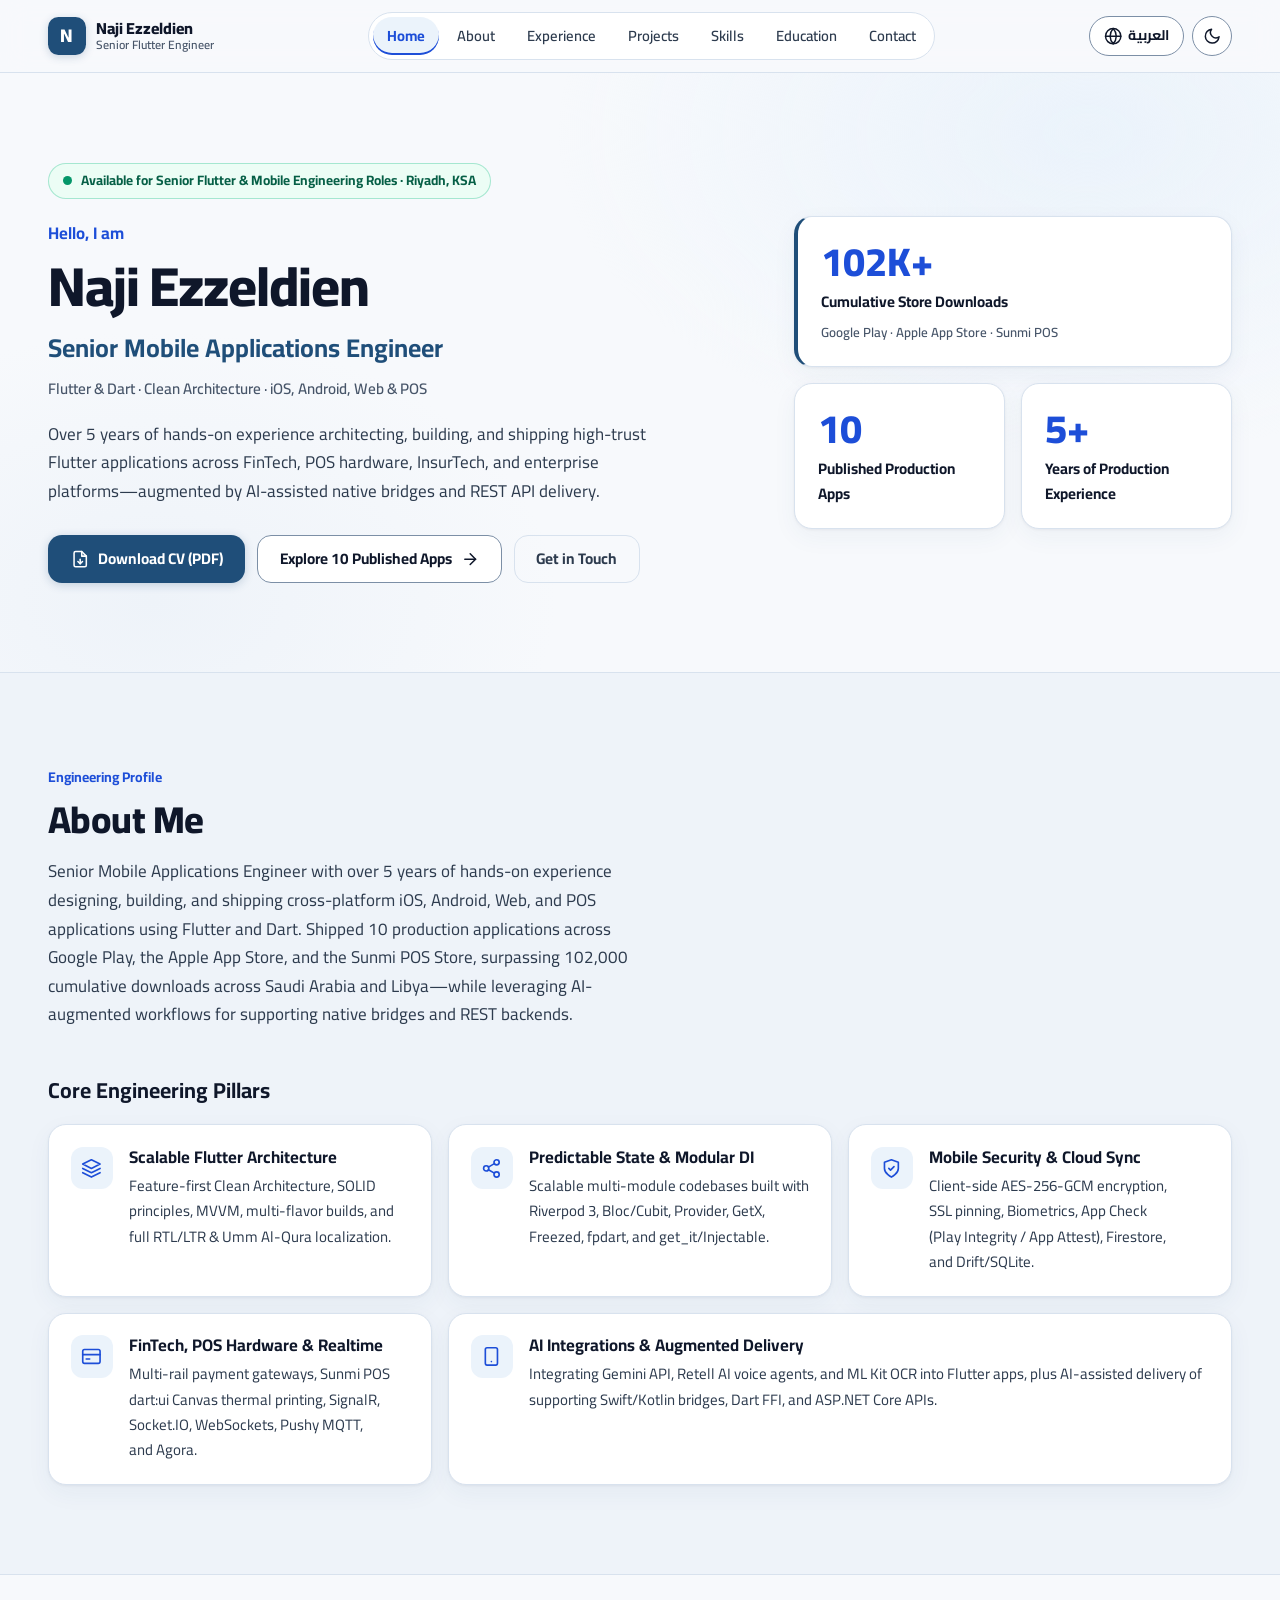
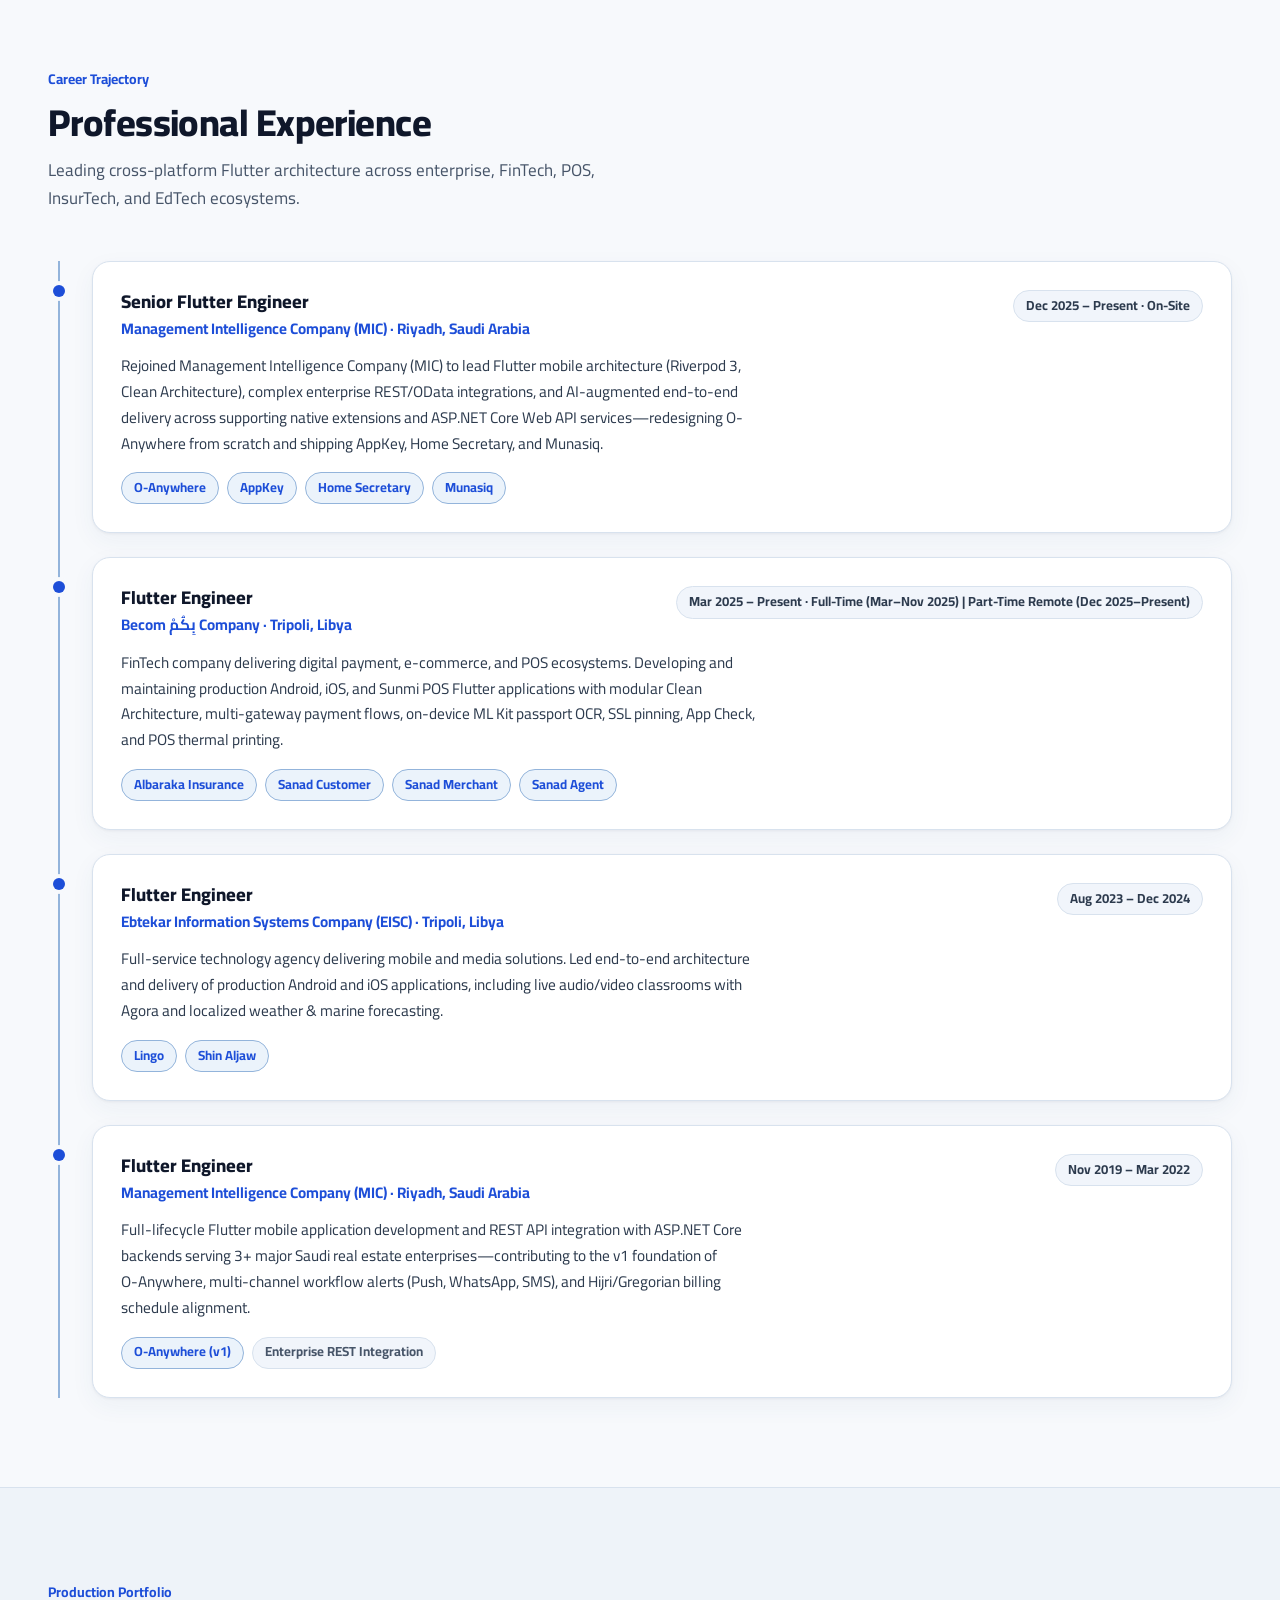
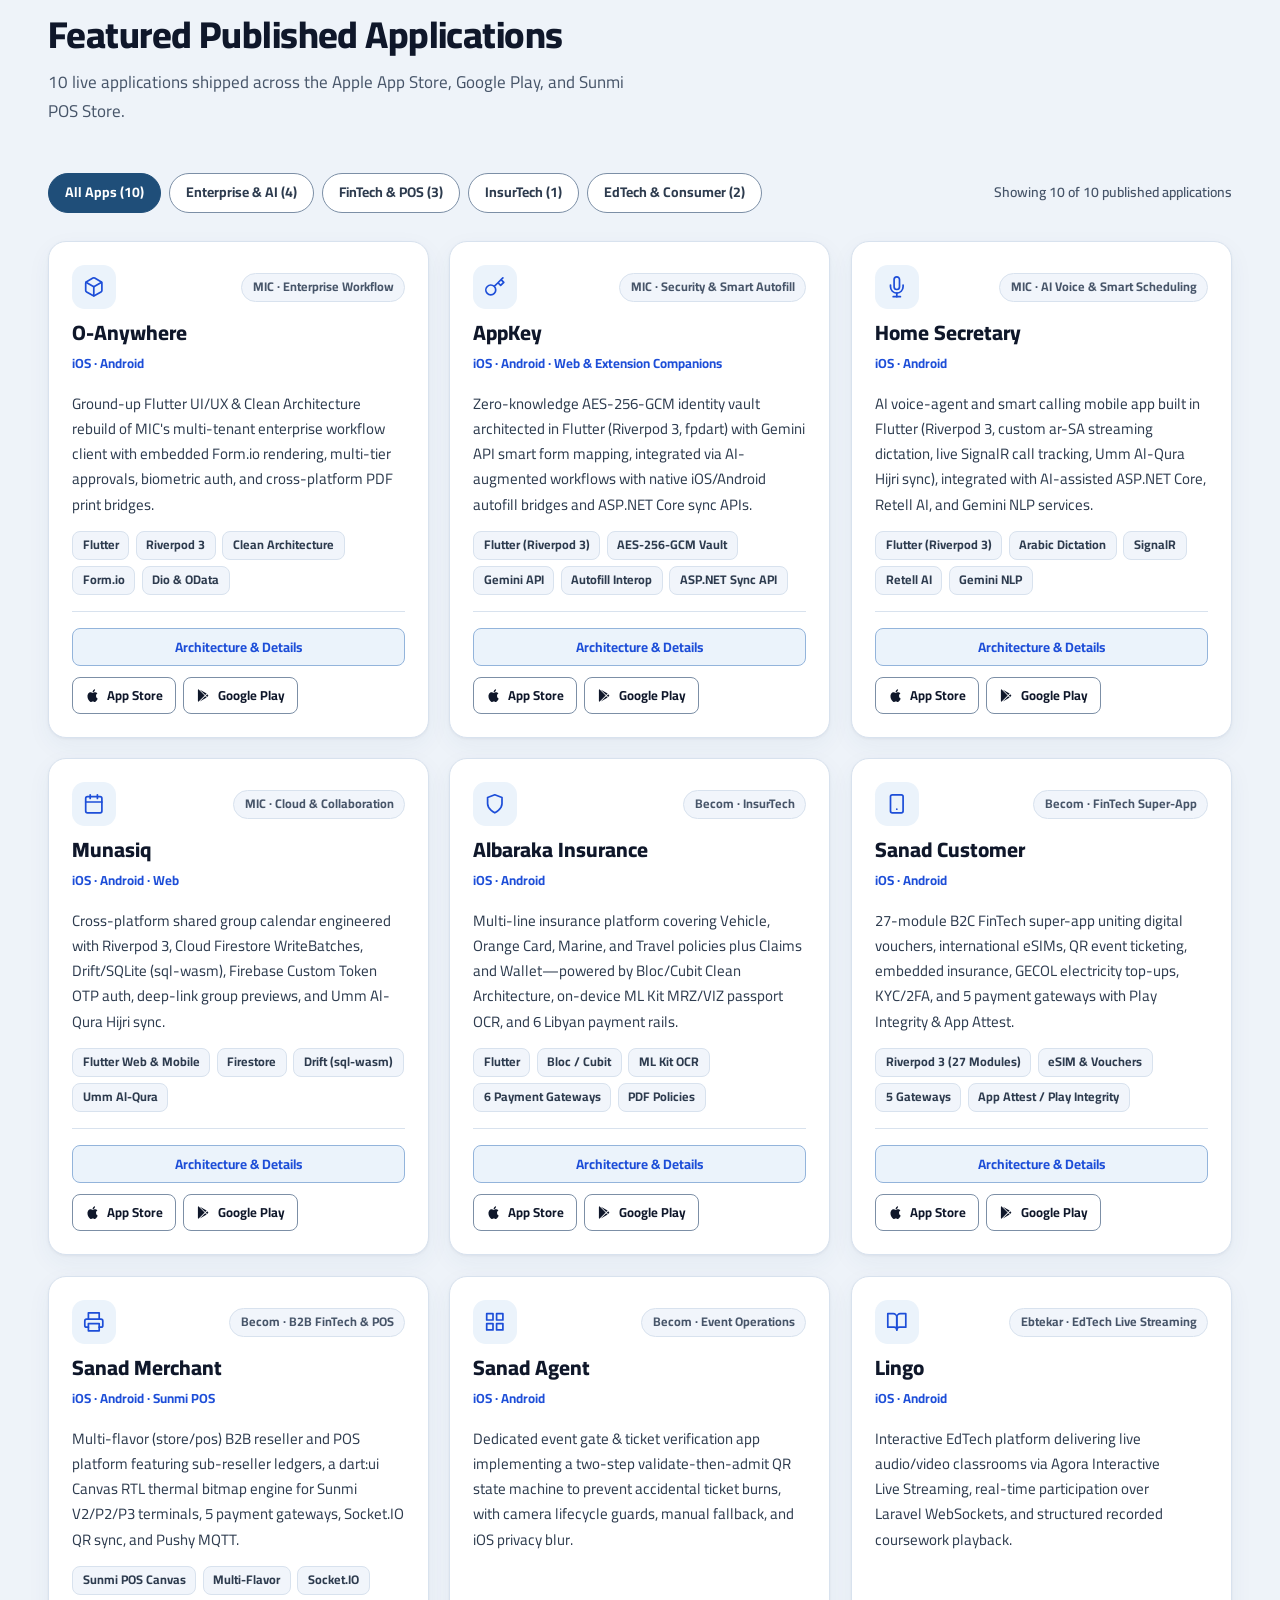
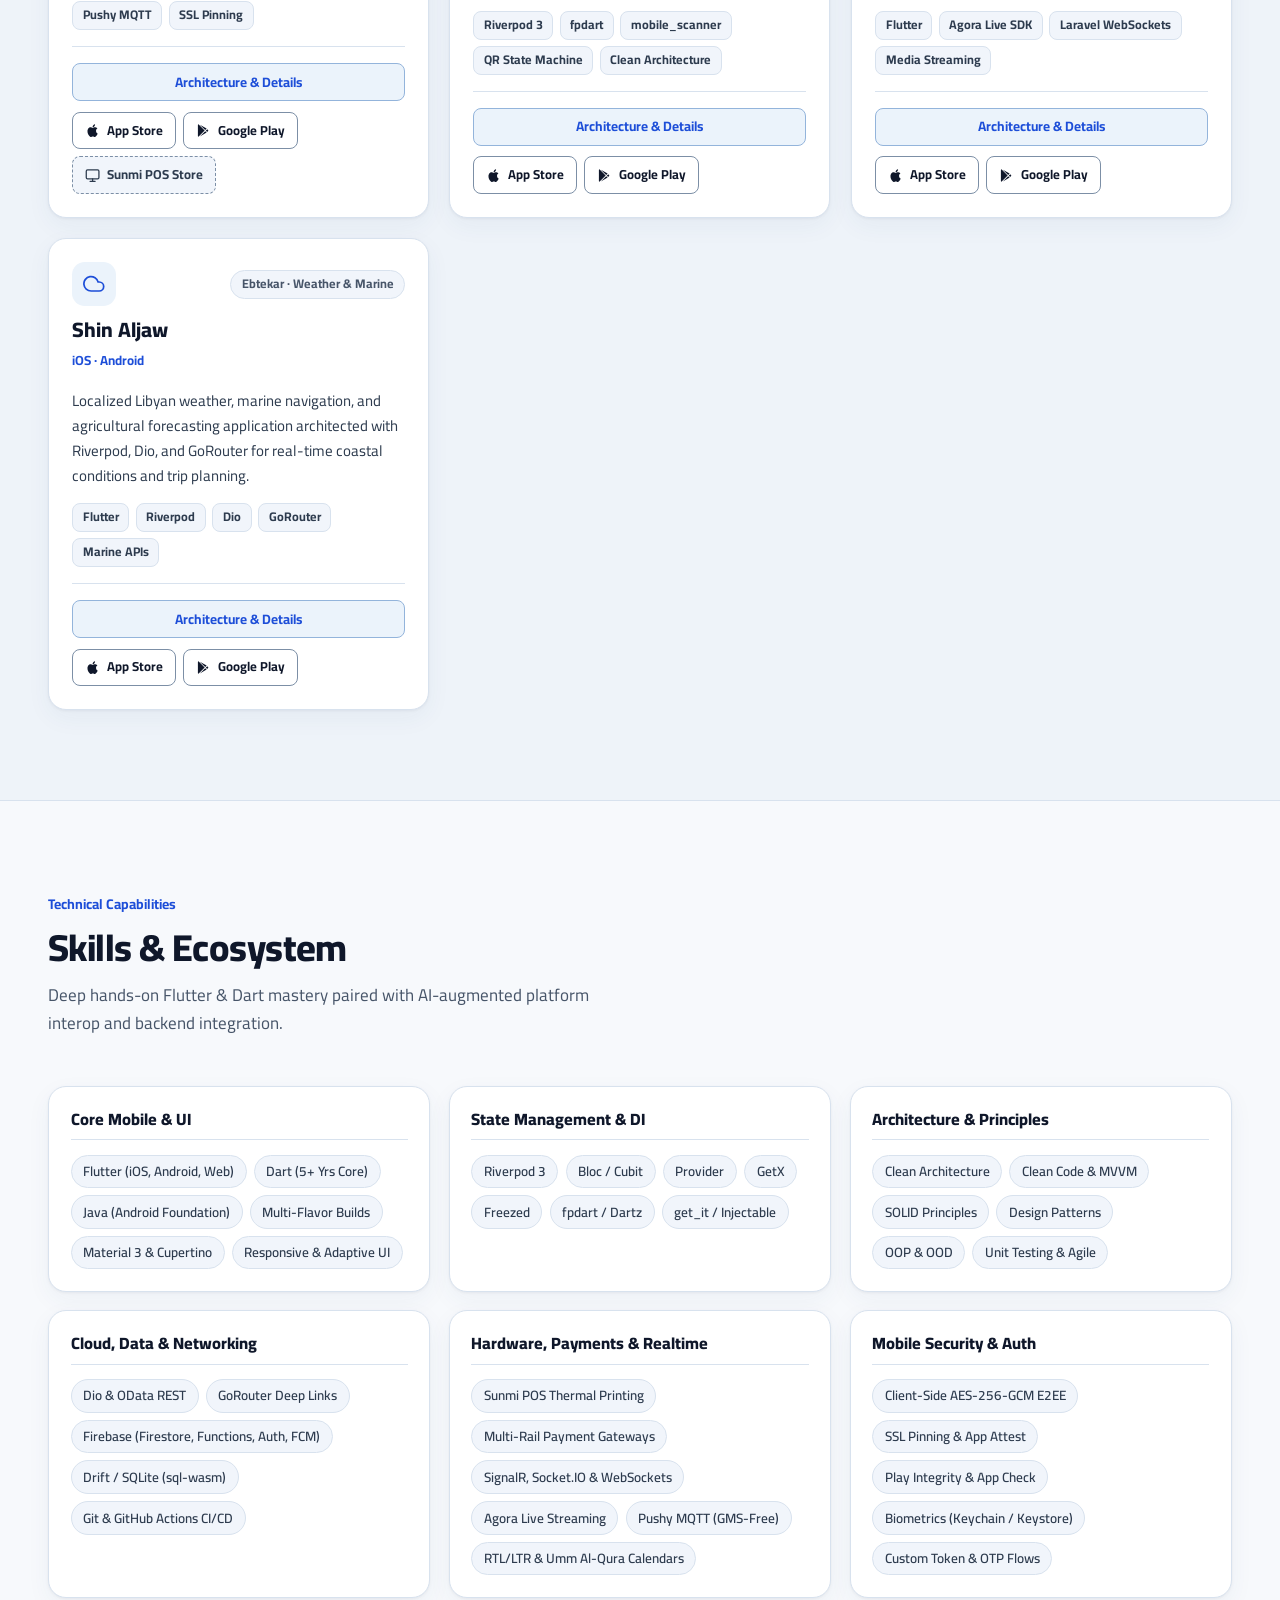
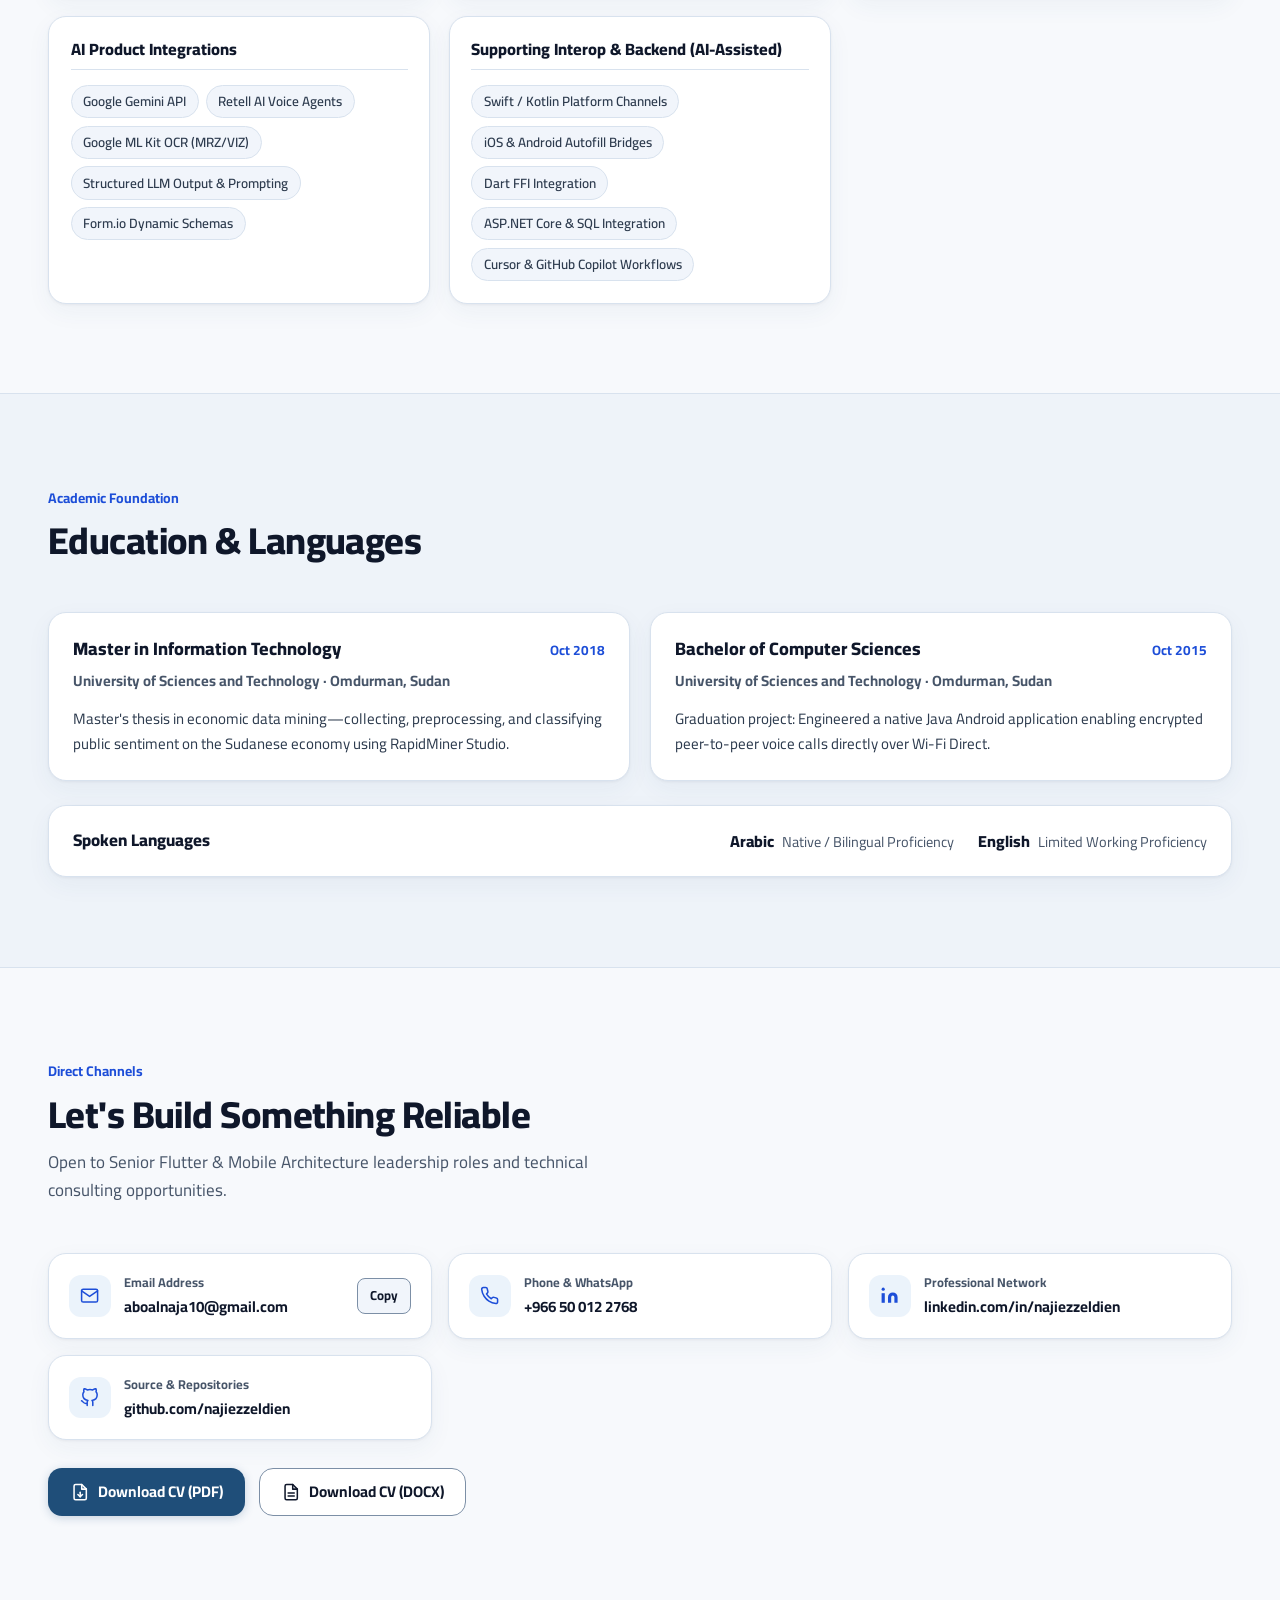
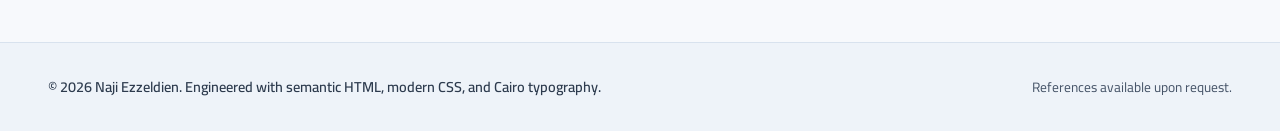
<file: index.html>
<!DOCTYPE html>
<html lang="en" dir="ltr">
<head>
  <meta charset="UTF-8">
  <meta name="viewport" content="width=device-width, initial-scale=1.0">
  <meta name="color-scheme" content="light dark">
  <script>
    try {
      document.documentElement.classList.add("js-enabled");
      const savedScheme = localStorage.getItem("color-scheme");
      document.querySelector('meta[name="color-scheme"]').content =
        savedScheme === "light" || savedScheme === "dark" ? savedScheme : "light dark";
      const queryLang = new URLSearchParams(window.location.search).get("lang");
      const activeLang =
        queryLang === "ar" || queryLang === "en"
          ? queryLang
          : localStorage.getItem("portfolio-lang");
      if (activeLang === "ar" || activeLang === "en") {
        document.documentElement.lang = activeLang;
        document.documentElement.dir = activeLang === "ar" ? "rtl" : "ltr";
      }
    } catch {}
  </script>

  <!-- Primary SEO & Indexing -->
  <meta name="google-site-verification" content="wWVzD7T8pft7ie-oYJjeOl5fy-4yySa3D12XosMeMq0">
  <title>Naji Ezzeldien (ناجي عزالدين) — Senior Mobile Applications Engineer (Flutter) | Portfolio</title>
  <meta name="description" id="metaDescription" content="Official portfolio of Naji Ezzeldien (ناجي عزالدين) — Senior Mobile Applications Engineer (Flutter &amp; Dart) in Riyadh, Saudi Arabia at Management Intelligence Company (MIC). 5+ years of experience, 10 published apps, and 102,000+ downloads across the Apple App Store, Google Play, and Sunmi POS Store.">
  <meta name="keywords" content="Naji Ezzeldien, ناجي عزالدين, المهندس ناجي عزالدين, Naji Ezzeddine, Senior Flutter Engineer, Mobile Applications Engineer, Flutter Developer Riyadh, Dart, Riverpod, Bloc, Clean Architecture, Management Intelligence Company, MIC, Portfolio">
  <meta name="author" content="Naji Ezzeldien">
  <meta name="robots" content="index, follow, max-image-preview:large, max-snippet:-1, max-video-preview:-1">

  <!-- Canonical & Bilingual Hreflang Alternates -->
  <link rel="canonical" id="canonicalLink" href="https://najiezzeldien.github.io/naji_portfolio/">
  <link rel="alternate" hreflang="en" href="https://najiezzeldien.github.io/naji_portfolio/">
  <link rel="alternate" hreflang="ar" href="https://najiezzeldien.github.io/naji_portfolio/?lang=ar">
  <link rel="alternate" hreflang="x-default" href="https://najiezzeldien.github.io/naji_portfolio/">

  <!-- Open Graph (LinkedIn, WhatsApp, Facebook) -->
  <meta property="og:site_name" content="Naji Ezzeldien — Engineering Portfolio">
  <meta property="og:title" content="Naji Ezzeldien (ناجي عزالدين) — Senior Mobile Applications Engineer (Flutter)">
  <meta property="og:description" content="5+ years of hands-on Flutter &amp; Dart architecture across iOS, Android, Web, and Sunmi POS. 10 published apps, 102,000+ cumulative downloads.">
  <meta property="og:type" content="profile">
  <meta property="og:url" content="https://najiezzeldien.github.io/naji_portfolio/">
  <meta property="og:image" content="https://najiezzeldien.github.io/naji_portfolio/og-preview.png">
  <meta property="og:image:secure_url" content="https://najiezzeldien.github.io/naji_portfolio/og-preview.png">
  <meta property="og:image:type" content="image/png">
  <meta property="og:image:width" content="1200">
  <meta property="og:image:height" content="630">
  <meta property="og:image:alt" content="Naji Ezzeldien (ناجي عزالدين) — Senior Mobile Applications Engineer (Flutter) · 10 Published Apps · 102K+ Downloads">
  <meta property="og:locale" content="en_US">
  <meta property="og:locale:alternate" content="ar_SA">
  <meta property="profile:first_name" content="Naji">
  <meta property="profile:last_name" content="Ezzeldien">
  <meta property="profile:username" content="najiezzeldien">

  <!-- Twitter / X Card -->
  <meta name="twitter:card" content="summary_large_image">
  <meta name="twitter:title" content="Naji Ezzeldien (ناجي عزالدين) — Senior Mobile Applications Engineer (Flutter)">
  <meta name="twitter:description" content="5+ years of hands-on Flutter &amp; Dart architecture across iOS, Android, Web, and Sunmi POS. 10 published apps, 102,000+ downloads.">
  <meta name="twitter:image" content="https://najiezzeldien.github.io/naji_portfolio/og-preview.png">
  <meta name="twitter:image:alt" content="Naji Ezzeldien — Senior Mobile Applications Engineer (Flutter)">

  <!-- Structured Data (Schema.org ProfilePage + Person + Published Mobile Apps for Google Search & AI Overviews) -->
  <script type="application/ld+json">
  {
    "@context": "https://schema.org",
    "@graph": [
      {
        "@type": "WebSite",
        "@id": "https://najiezzeldien.github.io/naji_portfolio/#website",
        "url": "https://najiezzeldien.github.io/naji_portfolio/",
        "name": "Naji Ezzeldien — Senior Mobile Applications Engineer Portfolio",
        "alternateName": "ملف أعمال ناجي عزالدين — مهندس أول لتطبيقات الجوّال",
        "inLanguage": ["en", "ar"],
        "publisher": {
          "@id": "https://najiezzeldien.github.io/naji_portfolio/#person"
        }
      },
      {
        "@type": "ProfilePage",
        "@id": "https://najiezzeldien.github.io/naji_portfolio/#profilepage",
        "url": "https://najiezzeldien.github.io/naji_portfolio/",
        "name": "Naji Ezzeldien (ناجي عزالدين) — Senior Mobile Applications Engineer (Flutter)",
        "description": "Official engineering portfolio of Naji Ezzeldien (ناجي عزالدين), Senior Mobile Applications Engineer (Flutter & Dart) in Riyadh, Saudi Arabia, showcasing 10 published iOS, Android, Web, and Sunmi POS applications surpassing 102,000 downloads.",
        "inLanguage": ["en", "ar"],
        "dateCreated": "2026-03-20T09:00:00+03:00",
        "dateModified": "2026-11-18T11:15:00+03:00",
        "isPartOf": {
          "@id": "https://najiezzeldien.github.io/naji_portfolio/#website"
        },
        "mainEntity": {
          "@id": "https://najiezzeldien.github.io/naji_portfolio/#person"
        }
      },
      {
        "@type": "Person",
        "@id": "https://najiezzeldien.github.io/naji_portfolio/#person",
        "identifier": "najiezzeldien",
        "name": "Naji Ezzeldien",
        "givenName": "Naji",
        "familyName": "Ezzeldien",
        "alternateName": [
          "ناجي عزالدين",
          "المهندس ناجي عزالدين",
          "Naji Ezzeddine",
          "najiezzeldien"
        ],
        "jobTitle": "Senior Mobile Applications Engineer (Flutter)",
        "description": "Senior Mobile Applications Engineer with over 5 years of hands-on experience architecting, building, and shipping cross-platform iOS, Android, Web, and Sunmi POS applications using Flutter and Dart, surpassing 102,000 cumulative store downloads across 10 production apps.",
        "url": "https://najiezzeldien.github.io/naji_portfolio/",
        "image": "https://najiezzeldien.github.io/naji_portfolio/og-preview.png",
        "email": "mailto:aboalnaja10@gmail.com",
        "telephone": "+966500122768",
        "address": {
          "@type": "PostalAddress",
          "addressLocality": "Riyadh",
          "addressCountry": "SA"
        },
        "worksFor": {
          "@type": "Organization",
          "name": "Management Intelligence Company (MIC)",
          "alternateName": "شركة الذكاء الإداري (MIC)",
          "address": {
            "@type": "PostalAddress",
            "addressLocality": "Riyadh",
            "addressCountry": "SA"
          }
        },
        "alumniOf": {
          "@type": "CollegeOrUniversity",
          "name": "University of Sciences and Technology"
        },
        "knowsLanguage": ["ar", "en"],
        "knowsAbout": [
          "Flutter",
          "Dart",
          "Clean Architecture",
          "Riverpod",
          "Bloc / Cubit",
          "iOS & Android Application Development",
          "FinTech & Payment Gateways",
          "Sunmi POS Thermal Printing",
          "Mobile Application Security"
        ],
        "sameAs": [
          "https://www.linkedin.com/in/najiezzeldien",
          "https://github.com/najiezzeldien"
        ],
        "interactionStatistic": [
          {
            "@type": "InteractionCounter",
            "interactionType": "https://schema.org/FollowAction",
            "userInteractionCount": 7813
          }
        ]
      },
      {
        "@type": "ItemList",
        "@id": "https://najiezzeldien.github.io/naji_portfolio/#published-apps",
        "name": "Published Production Mobile Applications by Naji Ezzeldien",
        "numberOfItems": 10,
        "itemListElement": [
          {
            "@type": "ListItem",
            "position": 1,
            "item": {
              "@type": "MobileApplication",
              "name": "O-Anywhere",
              "operatingSystem": "iOS, Android",
              "applicationCategory": "BusinessApplication",
              "author": { "@id": "https://najiezzeldien.github.io/naji_portfolio/#person" },
              "sameAs": [
                "https://apps.apple.com/sa/app/o-anywhere/id1599979909?l=ar",
                "https://play.google.com/store/apps/details?id=com.mic.anyware"
              ]
            }
          },
          {
            "@type": "ListItem",
            "position": 2,
            "item": {
              "@type": "MobileApplication",
              "name": "AppKey (مفتاح التطبيقات)",
              "operatingSystem": "iOS, Android",
              "applicationCategory": "SecurityApplication",
              "author": { "@id": "https://najiezzeldien.github.io/naji_portfolio/#person" },
              "sameAs": [
                "https://apps.apple.com/us/app/appkey/id6827119695",
                "https://play.google.com/store/apps/details?id=com.mic.appkey"
              ]
            }
          },
          {
            "@type": "ListItem",
            "position": 3,
            "item": {
              "@type": "MobileApplication",
              "name": "Home Secretary (السكرتير المنزلي)",
              "operatingSystem": "iOS, Android",
              "applicationCategory": "ProductivityApplication",
              "author": { "@id": "https://najiezzeldien.github.io/naji_portfolio/#person" },
              "sameAs": [
                "https://apps.apple.com/us/app/%D8%A7%D9%84%D8%B3%D9%83%D8%B1%D8%AA%D9%8A%D8%B1-%D8%A7%D9%84%D9%85%D9%86%D8%B2%D9%84%D9%8A/id6807824158",
                "https://play.google.com/store/apps/details?id=com.mic.home_secretary"
              ]
            }
          },
          {
            "@type": "ListItem",
            "position": 4,
            "item": {
              "@type": "MobileApplication",
              "name": "Munasiq (منسق)",
              "operatingSystem": "iOS, Android, Web",
              "applicationCategory": "ProductivityApplication",
              "author": { "@id": "https://najiezzeldien.github.io/naji_portfolio/#person" },
              "sameAs": [
                "https://apps.apple.com/us/app/%D9%85%D9%86%D8%B3%D9%82/id6758393913?l=ar",
                "https://play.google.com/store/apps/details?id=com.mic.sharedCalendar"
              ]
            }
          },
          {
            "@type": "ListItem",
            "position": 5,
            "item": {
              "@type": "MobileApplication",
              "name": "Albaraka Insurance (البركة للتأمين)",
              "operatingSystem": "iOS, Android",
              "applicationCategory": "FinanceApplication",
              "author": { "@id": "https://najiezzeldien.github.io/naji_portfolio/#person" },
              "sameAs": [
                "https://apps.apple.com/us/app/البركة-للتأمين/id6755429999",
                "https://play.google.com/store/apps/details?id=ly.albaraka.insurancep"
              ]
            }
          },
          {
            "@type": "ListItem",
            "position": 6,
            "item": {
              "@type": "MobileApplication",
              "name": "Sanad Customer (سند)",
              "operatingSystem": "iOS, Android",
              "applicationCategory": "FinanceApplication",
              "author": { "@id": "https://najiezzeldien.github.io/naji_portfolio/#person" },
              "sameAs": [
                "https://apps.apple.com/us/app/سنـد/id6749844909",
                "https://play.google.com/store/apps/details?id=ly.becom.sanadcustomers&hl=en"
              ]
            }
          },
          {
            "@type": "ListItem",
            "position": 7,
            "item": {
              "@type": "MobileApplication",
              "name": "Sanad Merchant (سند التاجر)",
              "operatingSystem": "iOS, Android, Sunmi POS",
              "applicationCategory": "FinanceApplication",
              "author": { "@id": "https://najiezzeldien.github.io/naji_portfolio/#person" },
              "sameAs": [
                "https://apps.apple.com/us/app/سند-التاجر/id6770513889",
                "https://play.google.com/store/apps/details?id=ly.becom.sanadmerchantapp"
              ]
            }
          },
          {
            "@type": "ListItem",
            "position": 8,
            "item": {
              "@type": "MobileApplication",
              "name": "Sanad Agent (سند العميل)",
              "operatingSystem": "iOS, Android",
              "applicationCategory": "BusinessApplication",
              "author": { "@id": "https://najiezzeldien.github.io/naji_portfolio/#person" },
              "sameAs": [
                "https://apps.apple.com/us/app/سند-العميل/id6761775476",
                "https://play.google.com/store/apps/details?id=ly.becom.sanadCompany"
              ]
            }
          },
          {
            "@type": "ListItem",
            "position": 9,
            "item": {
              "@type": "MobileApplication",
              "name": "Lingo (لينقو)",
              "operatingSystem": "iOS, Android",
              "applicationCategory": "EducationalApplication",
              "author": { "@id": "https://najiezzeldien.github.io/naji_portfolio/#person" },
              "sameAs": [
                "https://apps.apple.com/us/app/lingo-%D9%84%D9%8A%D9%86%D9%82%D9%88/id1559887910",
                "https://play.google.com/store/apps/details?id=com.ebtekar.lingo"
              ]
            }
          },
          {
            "@type": "ListItem",
            "position": 10,
            "item": {
              "@type": "MobileApplication",
              "name": "Shin Aljaw (شن الجو)",
              "operatingSystem": "iOS, Android",
              "applicationCategory": "WeatherApplication",
              "author": { "@id": "https://najiezzeldien.github.io/naji_portfolio/#person" },
              "sameAs": [
                "https://apps.apple.com/us/app/%D8%B4%D9%86-%D8%A7%D9%84%D8%AC%D9%88/id6503896230?platform=iphone",
                "https://play.google.com/store/apps/details?id=com.ebtekar.shin_aljaw"
              ]
            }
          }
        ]
      }
    ]
  }
  </script>

  <!-- Brand Favicon & Touch Icons (Collision-free filenames to bypass Safari/Flutter favicon cache) -->
  <link rel="icon" type="image/png" sizes="32x32" href="./brand-icon-32.png">
  <link rel="icon" type="image/png" sizes="64x64" href="./brand-icon-64.png">
  <link rel="icon" type="image/svg+xml" href="./brand-icon.svg">
  <link rel="icon" type="image/png" sizes="192x192" href="./brand-icon-192.png">
  <link rel="shortcut icon" href="./brand-favicon.ico">
  <link rel="apple-touch-icon" sizes="180x180" href="./brand-icon-180.png">

  <!-- Google Fonts: Cairo (Arabic & Latin unified geometric variable typeface) -->
  <link rel="preconnect" href="https://fonts.googleapis.com">
  <link rel="preconnect" href="https://fonts.gstatic.com" crossorigin>
  <link rel="stylesheet" href="https://fonts.googleapis.com/css2?family=Cairo:wght@300..800&display=swap">

  <!-- Stylesheet -->
  <link rel="stylesheet" href="css/style.css">
</head>
<body>

  <!-- ═══════════════════════════════════════════════════════════
       SITE HEADER & ADAPTIVE NAVIGATION
       ═══════════════════════════════════════════════════════════ -->
  <header class="site-header" id="siteHeader">
    <a href="#hero-heading" class="skip-link visually-hidden" data-i18n="nav.skip">Skip to main content</a>

    <div class="header-inner" id="headerInner">
      <a href="#hero" class="site-brand">
        <span class="brand-monogram" aria-hidden="true" data-i18n="nav.logo">N</span>
        <span class="brand-text">
          <span class="brand-name" data-i18n="nav.title">Naji Ezzeldien</span>
          <span class="brand-role" data-i18n="nav.roleTag">Senior Flutter Engineer</span>
        </span>
      </a>

      <nav class="site-nav" aria-label="Primary" data-i18n-aria="nav.primaryLabel">
        <button
          class="menu-button"
          id="menuButton"
          type="button"
          popovertarget="site-menu"
          popovertargetaction="toggle"
          aria-controls="site-menu"
        >
          <svg class="icon-svg" aria-hidden="true" viewBox="0 0 24 24" fill="none" stroke="currentColor" stroke-width="2" stroke-linecap="round">
            <line x1="4" y1="7" x2="20" y2="7"/>
            <line x1="4" y1="12" x2="20" y2="12"/>
            <line x1="4" y1="17" x2="20" y2="17"/>
          </svg>
          <span data-i18n="nav.menuBtn">Menu</span>
        </button>

        <ul id="site-menu" class="site-menu" popover="auto">
          <li><a href="#hero" class="nav-link" aria-current="true" data-i18n="nav.home">Home</a></li>
          <li><a href="#about" class="nav-link" data-i18n="nav.about">About</a></li>
          <li><a href="#experience" class="nav-link" data-i18n="nav.experience">Experience</a></li>
          <li><a href="#projects" class="nav-link" data-i18n="nav.projects">Projects</a></li>
          <li><a href="#skills" class="nav-link" data-i18n="nav.skills">Skills</a></li>
          <li><a href="#education" class="nav-link" data-i18n="nav.education">Education</a></li>
          <li><a href="#contact" class="nav-link" data-i18n="nav.contact">Contact</a></li>
        </ul>
      </nav>

      <div class="header-actions">
        <button type="button" class="action-chip lang-toggle" id="langSwitch">
          <svg class="icon-svg" aria-hidden="true" viewBox="0 0 24 24" fill="none" stroke="currentColor" stroke-width="1.9" stroke-linecap="round" stroke-linejoin="round">
            <circle cx="12" cy="12" r="10"/>
            <path d="M2 12h20"/>
            <path d="M12 2a15.3 15.3 0 0 1 4 10 15.3 15.3 0 0 1-4 10 15.3 15.3 0 0 1-4-10 15.3 15.3 0 0 1 4-10z"/>
          </svg>
          <span class="lang-label-full" data-i18n="nav.langSwitch">العربية</span>
          <span class="lang-label-short" aria-hidden="true" data-i18n="nav.langSwitchShort">AR</span>
        </button>

        <button type="button" class="icon-btn theme-toggle" id="themeToggle">
          <span class="theme-opt theme-opt-to-dark">
            <svg class="icon-svg" aria-hidden="true" viewBox="0 0 24 24" fill="none" stroke="currentColor" stroke-width="1.9" stroke-linecap="round" stroke-linejoin="round">
              <path d="M21 12.79A9 9 0 1 1 11.21 3 7 7 0 0 0 21 12.79z"/>
            </svg>
            <span class="visually-hidden" data-i18n="theme.toDark">Switch to dark theme</span>
          </span>
          <span class="theme-opt theme-opt-to-light">
            <svg class="icon-svg" aria-hidden="true" viewBox="0 0 24 24" fill="none" stroke="currentColor" stroke-width="1.9" stroke-linecap="round" stroke-linejoin="round">
              <circle cx="12" cy="12" r="5"/>
              <line x1="12" y1="1" x2="12" y2="3"/>
              <line x1="12" y1="21" x2="12" y2="23"/>
              <line x1="4.22" y1="4.22" x2="5.64" y2="5.64"/>
              <line x1="18.36" y1="18.36" x2="19.78" y2="19.78"/>
              <line x1="1" y1="12" x2="3" y2="12"/>
              <line x1="21" y1="12" x2="23" y2="12"/>
              <line x1="4.22" y1="19.78" x2="5.64" y2="18.36"/>
              <line x1="18.36" y1="5.64" x2="19.78" y2="4.22"/>
            </svg>
            <span class="visually-hidden" data-i18n="theme.toLight">Switch to light theme</span>
          </span>
        </button>
      </div>
    </div>
  </header>

  <!-- ═══════════════════════════════════════════════════════════
       MAIN CONTENT
       ═══════════════════════════════════════════════════════════ -->
  <main id="mainContent">

    <!-- ── HERO SECTION ─────────────────────────────────────────── -->
    <section class="hero-section" id="hero" tabindex="-1">
      <div class="container hero-layout">
        <div class="hero-copy">
          <div class="availability-pill reveal">
            <span class="status-dot" aria-hidden="true"></span>
            <span data-i18n="hero.badge">Available for Senior Flutter &amp; Mobile Engineering Roles · Riyadh, KSA</span>
          </div>

          <p class="hero-greeting reveal" data-i18n="hero.greeting">Hello, I am</p>
          <h1 class="hero-name reveal" id="hero-heading" tabindex="-1" data-i18n="hero.name">Naji Ezzeldien</h1>
          <p class="hero-role reveal" data-i18n="hero.title">Senior Mobile Applications Engineer</p>
          <p class="hero-stack-line reveal" data-i18n="hero.subtitle">Flutter &amp; Dart · Clean Architecture · iOS, Android, Web &amp; POS</p>
          <p class="hero-description reveal" data-i18n="hero.description">Over 5 years of hands-on experience architecting, building, and shipping high-trust Flutter applications across FinTech, POS hardware, InsurTech, and enterprise platforms—augmented by AI-assisted native bridges and REST API delivery.</p>

          <div class="hero-actions reveal">
            <a href="Naji_Ezzeldien_CV.pdf" target="_blank" rel="noopener" class="btn btn-primary">
              <svg class="icon-svg" aria-hidden="true" viewBox="0 0 24 24" fill="none" stroke="currentColor" stroke-width="2" stroke-linecap="round" stroke-linejoin="round">
                <path d="M14 2H6a2 2 0 0 0-2 2v16a2 2 0 0 0 2 2h12a2 2 0 0 0 2-2V8z"/>
                <polyline points="14 2 14 8 20 8"/>
                <path d="M12 18v-6"/>
                <path d="m9 15 3 3 3-3"/>
              </svg>
              <span data-i18n="hero.cta.cv">Download CV (PDF)</span>
            </a>

            <a href="#projects" class="btn btn-secondary">
              <span data-i18n="hero.cta.projects">Explore 10 Published Apps</span>
              <svg class="icon-svg icon-directional" aria-hidden="true" viewBox="0 0 24 24" fill="none" stroke="currentColor" stroke-width="2" stroke-linecap="round" stroke-linejoin="round">
                <path d="M5 12h14"/>
                <path d="m12 5 7 7-7 7"/>
              </svg>
            </a>

            <a href="#contact" class="btn btn-ghost">
              <span data-i18n="hero.cta.contact">Get in Touch</span>
            </a>
          </div>
        </div>

        <div class="hero-metrics reveal">
          <div class="metric-card metric-card-featured">
            <span class="metric-value" data-i18n="hero.stat.downloads.num">102K+</span>
            <span class="metric-label" data-i18n="hero.stat.downloads.label">Cumulative Store Downloads</span>
            <span class="metric-meta" data-i18n="hero.stat.stores">Google Play · Apple App Store · Sunmi POS</span>
          </div>

          <div class="metric-card">
            <span class="metric-value" data-i18n="hero.stat.apps.num">10</span>
            <span class="metric-label" data-i18n="hero.stat.apps.label">Published Production Apps</span>
          </div>

          <div class="metric-card">
            <span class="metric-value" data-i18n="hero.stat.years.num">5+</span>
            <span class="metric-label" data-i18n="hero.stat.years.label">Years of Production Experience</span>
          </div>
        </div>
      </div>
    </section>

    <!-- ── ABOUT & CORE PILLARS ─────────────────────────────────── -->
    <section class="section section-alt" id="about" tabindex="-1">
      <div class="container">
        <header class="section-header reveal">
          <p class="section-eyebrow" data-i18n="about.eyebrow">Engineering Profile</p>
          <h2 class="section-title" data-i18n="about.title">About Me</h2>
          <p class="section-lead" data-i18n="about.description">Senior Mobile Applications Engineer with over 5 years of hands-on experience designing, building, and shipping cross-platform iOS, Android, Web, and POS applications using Flutter and Dart. Shipped 10 production applications across Google Play, the Apple App Store, and the Sunmi POS Store, surpassing 102,000 cumulative downloads across Saudi Arabia and Libya—while leveraging AI-augmented workflows for supporting native bridges and REST backends.</p>
        </header>

        <h3 class="subsection-heading reveal" data-i18n="about.strengths">Core Engineering Pillars</h3>
        <ul class="pillars-grid" role="list">
          <li class="pillar-card reveal">
            <span class="pillar-icon" aria-hidden="true">
              <svg aria-hidden="true" viewBox="0 0 24 24" fill="none" stroke="currentColor" stroke-width="1.9" stroke-linecap="round" stroke-linejoin="round"><polygon points="12 2 2 7 12 12 22 7 12 2"/><polyline points="2 17 12 22 22 17"/><polyline points="2 12 12 17 22 12"/></svg>
            </span>
            <div>
              <h4 class="pillar-title" data-i18n="about.s1.title">Scalable Flutter Architecture</h4>
              <p class="pillar-desc" data-i18n="about.s1.desc">Feature-first Clean Architecture, SOLID principles, MVVM, multi-flavor builds, and full RTL/LTR &amp; Umm Al-Qura localization.</p>
            </div>
          </li>

          <li class="pillar-card reveal">
            <span class="pillar-icon" aria-hidden="true">
              <svg aria-hidden="true" viewBox="0 0 24 24" fill="none" stroke="currentColor" stroke-width="1.9" stroke-linecap="round" stroke-linejoin="round"><circle cx="18" cy="5" r="3"/><circle cx="6" cy="12" r="3"/><circle cx="18" cy="19" r="3"/><line x1="8.59" y1="13.51" x2="15.42" y2="17.49"/><line x1="15.41" y1="6.51" x2="8.59" y2="10.49"/></svg>
            </span>
            <div>
              <h4 class="pillar-title" data-i18n="about.s2.title">Predictable State &amp; Modular DI</h4>
              <p class="pillar-desc" data-i18n="about.s2.desc">Scalable multi-module codebases built with Riverpod 3, Bloc/Cubit, Provider, GetX, Freezed, fpdart, and get_it/Injectable.</p>
            </div>
          </li>

          <li class="pillar-card reveal">
            <span class="pillar-icon" aria-hidden="true">
              <svg aria-hidden="true" viewBox="0 0 24 24" fill="none" stroke="currentColor" stroke-width="1.9" stroke-linecap="round" stroke-linejoin="round"><path d="M12 22s8-4 8-10V5l-8-3-8 3v7c0 6 8 10 8 10z"/><path d="m9 12 2 2 4-4"/></svg>
            </span>
            <div>
              <h4 class="pillar-title" data-i18n="about.s3.title">Mobile Security &amp; Cloud Sync</h4>
              <p class="pillar-desc" data-i18n="about.s3.desc">Client-side AES-256-GCM encryption, SSL pinning, Biometrics, App Check (Play Integrity / App Attest), Firestore, and Drift/SQLite.</p>
            </div>
          </li>

          <li class="pillar-card reveal">
            <span class="pillar-icon" aria-hidden="true">
              <svg aria-hidden="true" viewBox="0 0 24 24" fill="none" stroke="currentColor" stroke-width="1.9" stroke-linecap="round" stroke-linejoin="round"><rect x="2" y="4" width="20" height="16" rx="2"/><line x1="2" y1="10" x2="22" y2="10"/><line x1="6" y1="15" x2="10" y2="15"/></svg>
            </span>
            <div>
              <h4 class="pillar-title" data-i18n="about.s4.title">FinTech, POS Hardware &amp; Realtime</h4>
              <p class="pillar-desc" data-i18n="about.s4.desc">Multi-rail payment gateways, Sunmi POS dart:ui Canvas thermal printing, SignalR, Socket.IO, WebSockets, Pushy MQTT, and Agora.</p>
            </div>
          </li>

          <li class="pillar-card pillar-card-wide reveal">
            <span class="pillar-icon" aria-hidden="true">
              <svg aria-hidden="true" viewBox="0 0 24 24" fill="none" stroke="currentColor" stroke-width="1.9" stroke-linecap="round" stroke-linejoin="round"><rect x="5" y="2" width="14" height="20" rx="2" ry="2"/><line x1="12" y1="18" x2="12.01" y2="18"/></svg>
            </span>
            <div>
              <h4 class="pillar-title" data-i18n="about.s5.title">AI Integrations &amp; Augmented Delivery</h4>
              <p class="pillar-desc" data-i18n="about.s5.desc">Integrating Gemini API, Retell AI voice agents, and ML Kit OCR into Flutter apps, plus AI-assisted delivery of supporting Swift/Kotlin bridges, Dart FFI, and ASP.NET Core APIs.</p>
            </div>
          </li>
        </ul>
      </div>
    </section>

    <!-- ── EXPERIENCE SECTION ───────────────────────────────────── -->
    <section class="section" id="experience" tabindex="-1">
      <div class="container">
        <header class="section-header reveal">
          <p class="section-eyebrow" data-i18n="exp.eyebrow">Career Trajectory</p>
          <h2 class="section-title" data-i18n="exp.title">Professional Experience</h2>
          <p class="section-subtitle" data-i18n="exp.subtitle">Leading cross-platform Flutter architecture across enterprise, FinTech, POS, InsurTech, and EdTech ecosystems.</p>
        </header>

        <ol class="timeline" role="list">
          <!-- MIC (Current) -->
          <li class="timeline-entry reveal">
            <article class="timeline-card">
              <header class="timeline-header">
                <div>
                  <h3 class="timeline-role" data-i18n="exp.role.mic_current">Senior Flutter Engineer</h3>
                  <p class="timeline-company" data-i18n="exp.company.mic_current">Management Intelligence Company (MIC) · Riyadh, Saudi Arabia</p>
                </div>
                <span class="timeline-date" data-i18n="exp.date.mic_current">Dec 2025 – Present · On-Site</span>
              </header>
              <p class="timeline-description" data-i18n="exp.desc.mic_current">Rejoined Management Intelligence Company (MIC) to lead Flutter mobile architecture (Riverpod 3, Clean Architecture), complex enterprise REST/OData integrations, and AI-augmented end-to-end delivery across supporting native extensions and ASP.NET Core Web API services—redesigning O-Anywhere from scratch and shipping AppKey, Home Secretary, and Munasiq.</p>
              <div class="timeline-links">
                <a href="#proj-oanywhere" class="timeline-chip">O-Anywhere</a>
                <a href="#proj-appkey" class="timeline-chip">AppKey</a>
                <a href="#proj-homesecretary" class="timeline-chip" data-i18n="proj.homesecretary.title">Home Secretary</a>
                <a href="#proj-munasiq" class="timeline-chip" data-i18n="proj.munasiq.title">Munasiq</a>
              </div>
            </article>
          </li>

          <!-- Becom -->
          <li class="timeline-entry reveal">
            <article class="timeline-card">
              <header class="timeline-header">
                <div>
                  <h3 class="timeline-role" data-i18n="exp.role.becom">Flutter Engineer</h3>
                  <p class="timeline-company" data-i18n="exp.company.becom">Becom بِكُمْ Company · Tripoli, Libya</p>
                </div>
                <span class="timeline-date" data-i18n="exp.date.becom">Mar 2025 – Present · Full-Time (Mar–Nov 2025) | Part-Time Remote (Dec 2025–Present)</span>
              </header>
              <p class="timeline-description" data-i18n="exp.desc.becom">FinTech company delivering digital payment, e-commerce, and POS ecosystems. Developing and maintaining production Android, iOS, and Sunmi POS Flutter applications with modular Clean Architecture, multi-gateway payment flows, on-device ML Kit passport OCR, SSL pinning, App Check, and POS thermal printing.</p>
              <div class="timeline-links">
                <a href="#proj-albaraka" class="timeline-chip" data-i18n="proj.albaraka.title">Albaraka Insurance</a>
                <a href="#proj-sanad" class="timeline-chip" data-i18n="proj.sanad.title">Sanad Customer</a>
                <a href="#proj-merchant" class="timeline-chip" data-i18n="proj.merchant.title">Sanad Merchant</a>
                <a href="#proj-sanadagent" class="timeline-chip" data-i18n="proj.sanadagent.title">Sanad Agent</a>
              </div>
            </article>
          </li>

          <!-- Ebtekar -->
          <li class="timeline-entry reveal">
            <article class="timeline-card">
              <header class="timeline-header">
                <div>
                  <h3 class="timeline-role" data-i18n="exp.role.ebtekar">Flutter Engineer</h3>
                  <p class="timeline-company" data-i18n="exp.company.ebtekar">Ebtekar Information Systems Company (EISC) · Tripoli, Libya</p>
                </div>
                <span class="timeline-date" data-i18n="exp.date.ebtekar">Aug 2023 – Dec 2024</span>
              </header>
              <p class="timeline-description" data-i18n="exp.desc.ebtekar">Full-service technology agency delivering mobile and media solutions. Led end-to-end architecture and delivery of production Android and iOS applications, including live audio/video classrooms with Agora and localized weather &amp; marine forecasting.</p>
              <div class="timeline-links">
                <a href="#proj-lingo" class="timeline-chip" data-i18n="proj.lingo.title">Lingo</a>
                <a href="#proj-shin" class="timeline-chip" data-i18n="proj.shin.title">Shin Aljaw</a>
              </div>
            </article>
          </li>

          <!-- MIC (First Tenure) -->
          <li class="timeline-entry reveal">
            <article class="timeline-card">
              <header class="timeline-header">
                <div>
                  <h3 class="timeline-role" data-i18n="exp.role.mic">Flutter Engineer</h3>
                  <p class="timeline-company" data-i18n="exp.company.mic">Management Intelligence Company (MIC) · Riyadh, Saudi Arabia</p>
                </div>
                <span class="timeline-date" data-i18n="exp.date.mic">Nov 2019 – Mar 2022</span>
              </header>
              <p class="timeline-description" data-i18n="exp.desc.mic">Full-lifecycle Flutter mobile application development and REST API integration with ASP.NET Core backends serving 3+ major Saudi real estate enterprises—contributing to the v1 foundation of O-Anywhere, multi-channel workflow alerts (Push, WhatsApp, SMS), and Hijri/Gregorian billing schedule alignment.</p>
              <div class="timeline-links">
                <a href="#proj-oanywhere" class="timeline-chip">O-Anywhere (v1)</a>
                <span class="timeline-chip timeline-chip-static" data-i18n="exp.tag.backend">Enterprise REST Integration</span>
              </div>
            </article>
          </li>
        </ol>
      </div>
    </section>

    <!-- ── FEATURED PROJECTS (10 PUBLISHED APPS) ────────────────── -->
    <section class="section section-alt" id="projects" tabindex="-1">
      <div class="container">
        <header class="section-header reveal">
          <p class="section-eyebrow" data-i18n="proj.eyebrow">Production Portfolio</p>
          <h2 class="section-title" data-i18n="proj.title">Featured Published Applications</h2>
          <p class="section-subtitle" data-i18n="proj.subtitle">10 live applications shipped across the Apple App Store, Google Play, and Sunmi POS Store.</p>
        </header>

        <search class="projects-toolbar reveal" aria-label="Filter applications by domain" data-i18n-aria="proj.filterLabel">
          <div class="filter-group">
            <button type="button" class="filter-btn" data-filter="all" aria-pressed="true" data-i18n="proj.filter.all">All Apps (10)</button>
            <button type="button" class="filter-btn" data-filter="enterprise" aria-pressed="false" data-i18n="proj.filter.enterprise">Enterprise &amp; AI (4)</button>
            <button type="button" class="filter-btn" data-filter="fintech" aria-pressed="false" data-i18n="proj.filter.fintech">FinTech &amp; POS (3)</button>
            <button type="button" class="filter-btn" data-filter="insurtech" aria-pressed="false" data-i18n="proj.filter.insurtech">InsurTech (1)</button>
            <button type="button" class="filter-btn" data-filter="consumer" aria-pressed="false" data-i18n="proj.filter.consumer">EdTech &amp; Consumer (2)</button>
          </div>
          <p class="projects-count" id="projectsCount" aria-live="polite">Showing 10 of 10 published applications</p>
        </search>

        <div class="projects-grid" id="projectsGrid">

          <!-- 1. O-Anywhere -->
          <article class="project-card reveal" id="proj-oanywhere" data-category="enterprise">
            <header class="project-card-header">
              <div class="project-meta-row">
                <span class="project-icon" aria-hidden="true">
                  <svg aria-hidden="true" viewBox="0 0 24 24" fill="none" stroke="currentColor" stroke-width="1.9" stroke-linecap="round" stroke-linejoin="round"><path d="M21 16V8a2 2 0 0 0-1-1.73l-7-4a2 2 0 0 0-2 0l-7 4A2 2 0 0 0 3 8v8a2 2 0 0 0 1 1.73l7 4a2 2 0 0 0 2 0l7-4A2 2 0 0 0 21 16z"/><polyline points="3.27 6.96 12 12.01 20.73 6.96"/><line x1="12" y1="22.08" x2="12" y2="12"/></svg>
                </span>
                <span class="project-domain-pill" data-i18n="proj.oanywhere.badge">MIC · Enterprise Workflow</span>
              </div>
              <h3 class="project-title" data-i18n="proj.oanywhere.title">O-Anywhere</h3>
              <p class="project-platforms" data-i18n="proj.oanywhere.platforms">iOS · Android</p>
            </header>

            <div class="project-card-content">
              <p class="project-summary" data-i18n="proj.oanywhere.summary">Ground-up Flutter UI/UX &amp; Clean Architecture rebuild of MIC's multi-tenant enterprise workflow client with embedded Form.io rendering, multi-tier approvals, biometric auth, and cross-platform PDF print bridges.</p>
              <ul class="tech-pills" role="list">
                <li>Flutter</li>
                <li>Riverpod 3</li>
                <li>Clean Architecture</li>
                <li>Form.io</li>
                <li>Dio &amp; OData</li>
              </ul>
            </div>

            <footer class="project-card-footer">
              <button type="button" class="btn-case-study" data-case-study="oanywhere">
                <span data-i18n="proj.caseStudyBtn">Architecture &amp; Details</span>
                <span class="visually-hidden"> — <span data-i18n="proj.oanywhere.title">O-Anywhere</span></span>
              </button>
              <div class="store-links">
                <a href="https://apps.apple.com/sa/app/o-anywhere/id1599979909?l=ar" target="_blank" rel="noopener noreferrer" class="store-btn">
                  <svg class="icon-svg" aria-hidden="true" viewBox="0 0 24 24" fill="currentColor"><path d="M18.71 19.5c-.83 1.24-1.71 2.45-3.05 2.47-1.34.03-1.77-.79-3.29-.79-1.53 0-2 .77-3.27.82-1.31.05-2.3-1.32-3.14-2.53C4.25 17 2.94 12.45 4.7 9.39c.87-1.52 2.43-2.48 4.12-2.51 1.28-.02 2.5.87 3.29.87.78 0 2.26-1.07 3.8-.91.65.03 2.47.26 3.64 1.98-.09.06-2.17 1.28-2.15 3.81.03 3.02 2.65 4.03 2.68 4.04-.03.07-.42 1.44-1.38 2.83M13 3.5c.73-.83 1.94-1.46 2.94-1.5.13 1.17-.34 2.35-1.04 3.19-.69.85-1.83 1.51-2.95 1.42-.15-1.15.41-2.35 1.05-3.11z"/></svg>
                  <span data-i18n="store.apple">App Store</span>
                  <span class="visually-hidden"> — <span data-i18n="proj.oanywhere.title">O-Anywhere</span></span>
                </a>
                <a href="https://play.google.com/store/apps/details?id=com.mic.anyware" target="_blank" rel="noopener noreferrer" class="store-btn">
                  <svg class="icon-svg" aria-hidden="true" viewBox="0 0 24 24" fill="currentColor"><path d="M3 20.5v-17c0-.59.34-1.11.84-1.35L13.69 12l-9.85 9.85c-.5-.24-.84-.76-.84-1.35zm13.81-5.38L6.05 21.34l8.49-8.49 2.27 2.27zm.91-.91L19.59 12l-1.87-2.21-2.27 2.27 2.27 2.15zM6.05 2.66l10.76 6.22-2.27 2.27-8.49-8.49z"/></svg>
                  <span data-i18n="store.google">Google Play</span>
                  <span class="visually-hidden"> — <span data-i18n="proj.oanywhere.title">O-Anywhere</span></span>
                </a>
              </div>
            </footer>
          </article>

          <!-- 2. AppKey -->
          <article class="project-card reveal" id="proj-appkey" data-category="enterprise">
            <header class="project-card-header">
              <div class="project-meta-row">
                <span class="project-icon" aria-hidden="true">
                  <svg aria-hidden="true" viewBox="0 0 24 24" fill="none" stroke="currentColor" stroke-width="1.9" stroke-linecap="round" stroke-linejoin="round"><path d="M21 2l-2 2m-7.61 7.61a5.5 5.5 0 1 1-7.778 7.778 5.5 5.5 0 0 1 7.777-7.777zm0 0L15.5 7.5m0 0l3 3L22 7l-3-3m-3.5 3.5L19 4"/></svg>
                </span>
                <span class="project-domain-pill" data-i18n="proj.appkey.badge">MIC · Security &amp; Smart Autofill</span>
              </div>
              <h3 class="project-title" data-i18n="proj.appkey.title">AppKey</h3>
              <p class="project-platforms" data-i18n="proj.appkey.platforms">iOS · Android · Web &amp; Extension Companions</p>
            </header>

            <div class="project-card-content">
              <p class="project-summary" data-i18n="proj.appkey.summary">Zero-knowledge AES-256-GCM identity vault architected in Flutter (Riverpod 3, fpdart) with Gemini API smart form mapping, integrated via AI-augmented workflows with native iOS/Android autofill bridges and ASP.NET Core sync APIs.</p>
              <ul class="tech-pills" role="list">
                <li>Flutter (Riverpod 3)</li>
                <li>AES-256-GCM Vault</li>
                <li>Gemini API</li>
                <li>Autofill Interop</li>
                <li>ASP.NET Sync API</li>
              </ul>
            </div>

            <footer class="project-card-footer">
              <button type="button" class="btn-case-study" data-case-study="appkey">
                <span data-i18n="proj.caseStudyBtn">Architecture &amp; Details</span>
                <span class="visually-hidden"> — <span data-i18n="proj.appkey.title">AppKey</span></span>
              </button>
              <div class="store-links">
                <a href="https://apps.apple.com/us/app/appkey/id6827119695" target="_blank" rel="noopener noreferrer" class="store-btn">
                  <svg class="icon-svg" aria-hidden="true" viewBox="0 0 24 24" fill="currentColor"><path d="M18.71 19.5c-.83 1.24-1.71 2.45-3.05 2.47-1.34.03-1.77-.79-3.29-.79-1.53 0-2 .77-3.27.82-1.31.05-2.3-1.32-3.14-2.53C4.25 17 2.94 12.45 4.7 9.39c.87-1.52 2.43-2.48 4.12-2.51 1.28-.02 2.5.87 3.29.87.78 0 2.26-1.07 3.8-.91.65.03 2.47.26 3.64 1.98-.09.06-2.17 1.28-2.15 3.81.03 3.02 2.65 4.03 2.68 4.04-.03.07-.42 1.44-1.38 2.83M13 3.5c.73-.83 1.94-1.46 2.94-1.5.13 1.17-.34 2.35-1.04 3.19-.69.85-1.83 1.51-2.95 1.42-.15-1.15.41-2.35 1.05-3.11z"/></svg>
                  <span data-i18n="store.apple">App Store</span>
                  <span class="visually-hidden"> — <span data-i18n="proj.appkey.title">AppKey</span></span>
                </a>
                <a href="https://play.google.com/store/apps/details?id=com.mic.appkey" target="_blank" rel="noopener noreferrer" class="store-btn">
                  <svg class="icon-svg" aria-hidden="true" viewBox="0 0 24 24" fill="currentColor"><path d="M3 20.5v-17c0-.59.34-1.11.84-1.35L13.69 12l-9.85 9.85c-.5-.24-.84-.76-.84-1.35zm13.81-5.38L6.05 21.34l8.49-8.49 2.27 2.27zm.91-.91L19.59 12l-1.87-2.21-2.27 2.27 2.27 2.15zM6.05 2.66l10.76 6.22-2.27 2.27-8.49-8.49z"/></svg>
                  <span data-i18n="store.google">Google Play</span>
                  <span class="visually-hidden"> — <span data-i18n="proj.appkey.title">AppKey</span></span>
                </a>
              </div>
            </footer>
          </article>

          <!-- 3. Home Secretary -->
          <article class="project-card reveal" id="proj-homesecretary" data-category="enterprise">
            <header class="project-card-header">
              <div class="project-meta-row">
                <span class="project-icon" aria-hidden="true">
                  <svg aria-hidden="true" viewBox="0 0 24 24" fill="none" stroke="currentColor" stroke-width="1.9" stroke-linecap="round" stroke-linejoin="round"><path d="M12 1a3 3 0 0 0-3 3v8a3 3 0 0 0 6 0V4a3 3 0 0 0-3-3z"/><path d="M19 10v2a7 7 0 0 1-14 0v-2"/><line x1="12" y1="19" x2="12" y2="23"/><line x1="8" y1="23" x2="16" y2="23"/></svg>
                </span>
                <span class="project-domain-pill" data-i18n="proj.homesecretary.badge">MIC · AI Voice &amp; Smart Scheduling</span>
              </div>
              <h3 class="project-title" data-i18n="proj.homesecretary.title">Home Secretary</h3>
              <p class="project-platforms" data-i18n="proj.homesecretary.platforms">iOS · Android</p>
            </header>

            <div class="project-card-content">
              <p class="project-summary" data-i18n="proj.homesecretary.summary">AI voice-agent and smart calling mobile app built in Flutter (Riverpod 3, custom ar-SA streaming dictation, live SignalR call tracking, Umm Al-Qura Hijri sync), integrated with AI-assisted ASP.NET Core, Retell AI, and Gemini NLP services.</p>
              <ul class="tech-pills" role="list">
                <li>Flutter (Riverpod 3)</li>
                <li>Arabic Dictation</li>
                <li>SignalR</li>
                <li>Retell AI</li>
                <li>Gemini NLP</li>
              </ul>
            </div>

            <footer class="project-card-footer">
              <button type="button" class="btn-case-study" data-case-study="homesecretary">
                <span data-i18n="proj.caseStudyBtn">Architecture &amp; Details</span>
                <span class="visually-hidden"> — <span data-i18n="proj.homesecretary.title">Home Secretary</span></span>
              </button>
              <div class="store-links">
                <a href="https://apps.apple.com/us/app/%D8%A7%D9%84%D8%B3%D9%83%D8%B1%D8%AA%D9%8A%D8%B1-%D8%A7%D9%84%D9%85%D9%86%D8%B2%D9%84%D9%8A/id6807824158" target="_blank" rel="noopener noreferrer" class="store-btn">
                  <svg class="icon-svg" aria-hidden="true" viewBox="0 0 24 24" fill="currentColor"><path d="M18.71 19.5c-.83 1.24-1.71 2.45-3.05 2.47-1.34.03-1.77-.79-3.29-.79-1.53 0-2 .77-3.27.82-1.31.05-2.3-1.32-3.14-2.53C4.25 17 2.94 12.45 4.7 9.39c.87-1.52 2.43-2.48 4.12-2.51 1.28-.02 2.5.87 3.29.87.78 0 2.26-1.07 3.8-.91.65.03 2.47.26 3.64 1.98-.09.06-2.17 1.28-2.15 3.81.03 3.02 2.65 4.03 2.68 4.04-.03.07-.42 1.44-1.38 2.83M13 3.5c.73-.83 1.94-1.46 2.94-1.5.13 1.17-.34 2.35-1.04 3.19-.69.85-1.83 1.51-2.95 1.42-.15-1.15.41-2.35 1.05-3.11z"/></svg>
                  <span data-i18n="store.apple">App Store</span>
                  <span class="visually-hidden"> — <span data-i18n="proj.homesecretary.title">Home Secretary</span></span>
                </a>
                <a href="https://play.google.com/store/apps/details?id=com.mic.home_secretary" target="_blank" rel="noopener noreferrer" class="store-btn">
                  <svg class="icon-svg" aria-hidden="true" viewBox="0 0 24 24" fill="currentColor"><path d="M3 20.5v-17c0-.59.34-1.11.84-1.35L13.69 12l-9.85 9.85c-.5-.24-.84-.76-.84-1.35zm13.81-5.38L6.05 21.34l8.49-8.49 2.27 2.27zm.91-.91L19.59 12l-1.87-2.21-2.27 2.27 2.27 2.15zM6.05 2.66l10.76 6.22-2.27 2.27-8.49-8.49z"/></svg>
                  <span data-i18n="store.google">Google Play</span>
                  <span class="visually-hidden"> — <span data-i18n="proj.homesecretary.title">Home Secretary</span></span>
                </a>
              </div>
            </footer>
          </article>

          <!-- 4. Munasiq -->
          <article class="project-card reveal" id="proj-munasiq" data-category="enterprise">
            <header class="project-card-header">
              <div class="project-meta-row">
                <span class="project-icon" aria-hidden="true">
                  <svg aria-hidden="true" viewBox="0 0 24 24" fill="none" stroke="currentColor" stroke-width="1.9" stroke-linecap="round" stroke-linejoin="round"><rect x="3" y="4" width="18" height="18" rx="2" ry="2"/><line x1="16" y1="2" x2="16" y2="6"/><line x1="8" y1="2" x2="8" y2="6"/><line x1="3" y1="10" x2="21" y2="10"/></svg>
                </span>
                <span class="project-domain-pill" data-i18n="proj.munasiq.badge">MIC · Cloud &amp; Collaboration</span>
              </div>
              <h3 class="project-title" data-i18n="proj.munasiq.title">Munasiq</h3>
              <p class="project-platforms" data-i18n="proj.munasiq.platforms">iOS · Android · Web</p>
            </header>

            <div class="project-card-content">
              <p class="project-summary" data-i18n="proj.munasiq.summary">Cross-platform shared group calendar engineered with Riverpod 3, Cloud Firestore WriteBatches, Drift/SQLite (sql-wasm), Firebase Custom Token OTP auth, deep-link group previews, and Umm Al-Qura Hijri sync.</p>
              <ul class="tech-pills" role="list">
                <li>Flutter Web &amp; Mobile</li>
                <li>Firestore</li>
                <li>Drift (sql-wasm)</li>
                <li>Umm Al-Qura</li>
              </ul>
            </div>

            <footer class="project-card-footer">
              <button type="button" class="btn-case-study" data-case-study="munasiq">
                <span data-i18n="proj.caseStudyBtn">Architecture &amp; Details</span>
                <span class="visually-hidden"> — <span data-i18n="proj.munasiq.title">Munasiq</span></span>
              </button>
              <div class="store-links">
                <a href="https://apps.apple.com/us/app/منسق/id6758393913?l=ar" target="_blank" rel="noopener noreferrer" class="store-btn">
                  <svg class="icon-svg" aria-hidden="true" viewBox="0 0 24 24" fill="currentColor"><path d="M18.71 19.5c-.83 1.24-1.71 2.45-3.05 2.47-1.34.03-1.77-.79-3.29-.79-1.53 0-2 .77-3.27.82-1.31.05-2.3-1.32-3.14-2.53C4.25 17 2.94 12.45 4.7 9.39c.87-1.52 2.43-2.48 4.12-2.51 1.28-.02 2.5.87 3.29.87.78 0 2.26-1.07 3.8-.91.65.03 2.47.26 3.64 1.98-.09.06-2.17 1.28-2.15 3.81.03 3.02 2.65 4.03 2.68 4.04-.03.07-.42 1.44-1.38 2.83M13 3.5c.73-.83 1.94-1.46 2.94-1.5.13 1.17-.34 2.35-1.04 3.19-.69.85-1.83 1.51-2.95 1.42-.15-1.15.41-2.35 1.05-3.11z"/></svg>
                  <span data-i18n="store.apple">App Store</span>
                  <span class="visually-hidden"> — <span data-i18n="proj.munasiq.title">Munasiq</span></span>
                </a>
                <a href="https://play.google.com/store/apps/details?id=com.mic.sharedCalendar" target="_blank" rel="noopener noreferrer" class="store-btn">
                  <svg class="icon-svg" aria-hidden="true" viewBox="0 0 24 24" fill="currentColor"><path d="M3 20.5v-17c0-.59.34-1.11.84-1.35L13.69 12l-9.85 9.85c-.5-.24-.84-.76-.84-1.35zm13.81-5.38L6.05 21.34l8.49-8.49 2.27 2.27zm.91-.91L19.59 12l-1.87-2.21-2.27 2.27 2.27 2.15zM6.05 2.66l10.76 6.22-2.27 2.27-8.49-8.49z"/></svg>
                  <span data-i18n="store.google">Google Play</span>
                  <span class="visually-hidden"> — <span data-i18n="proj.munasiq.title">Munasiq</span></span>
                </a>
              </div>
            </footer>
          </article>

          <!-- 5. Albaraka Insurance -->
          <article class="project-card reveal" id="proj-albaraka" data-category="insurtech">
            <header class="project-card-header">
              <div class="project-meta-row">
                <span class="project-icon" aria-hidden="true">
                  <svg aria-hidden="true" viewBox="0 0 24 24" fill="none" stroke="currentColor" stroke-width="1.9" stroke-linecap="round" stroke-linejoin="round"><path d="M12 22s8-4 8-10V5l-8-3-8 3v7c0 6 8 10 8 10z"/></svg>
                </span>
                <span class="project-domain-pill" data-i18n="proj.albaraka.badge">Becom · InsurTech</span>
              </div>
              <h3 class="project-title" data-i18n="proj.albaraka.title">Albaraka Insurance</h3>
              <p class="project-platforms" data-i18n="proj.albaraka.platforms">iOS · Android</p>
            </header>

            <div class="project-card-content">
              <p class="project-summary" data-i18n="proj.albaraka.summary">Multi-line insurance platform covering Vehicle, Orange Card, Marine, and Travel policies plus Claims and Wallet—powered by Bloc/Cubit Clean Architecture, on-device ML Kit MRZ/VIZ passport OCR, and 6 Libyan payment rails.</p>
              <ul class="tech-pills" role="list">
                <li>Flutter</li>
                <li>Bloc / Cubit</li>
                <li>ML Kit OCR</li>
                <li>6 Payment Gateways</li>
                <li>PDF Policies</li>
              </ul>
            </div>

            <footer class="project-card-footer">
              <button type="button" class="btn-case-study" data-case-study="albaraka">
                <span data-i18n="proj.caseStudyBtn">Architecture &amp; Details</span>
                <span class="visually-hidden"> — <span data-i18n="proj.albaraka.title">Albaraka Insurance</span></span>
              </button>
              <div class="store-links">
                <a href="https://apps.apple.com/us/app/البركة-للتأمين/id6755429999" target="_blank" rel="noopener noreferrer" class="store-btn">
                  <svg class="icon-svg" aria-hidden="true" viewBox="0 0 24 24" fill="currentColor"><path d="M18.71 19.5c-.83 1.24-1.71 2.45-3.05 2.47-1.34.03-1.77-.79-3.29-.79-1.53 0-2 .77-3.27.82-1.31.05-2.3-1.32-3.14-2.53C4.25 17 2.94 12.45 4.7 9.39c.87-1.52 2.43-2.48 4.12-2.51 1.28-.02 2.5.87 3.29.87.78 0 2.26-1.07 3.8-.91.65.03 2.47.26 3.64 1.98-.09.06-2.17 1.28-2.15 3.81.03 3.02 2.65 4.03 2.68 4.04-.03.07-.42 1.44-1.38 2.83M13 3.5c.73-.83 1.94-1.46 2.94-1.5.13 1.17-.34 2.35-1.04 3.19-.69.85-1.83 1.51-2.95 1.42-.15-1.15.41-2.35 1.05-3.11z"/></svg>
                  <span data-i18n="store.apple">App Store</span>
                  <span class="visually-hidden"> — <span data-i18n="proj.albaraka.title">Albaraka Insurance</span></span>
                </a>
                <a href="https://play.google.com/store/apps/details?id=ly.albaraka.insurancep" target="_blank" rel="noopener noreferrer" class="store-btn">
                  <svg class="icon-svg" aria-hidden="true" viewBox="0 0 24 24" fill="currentColor"><path d="M3 20.5v-17c0-.59.34-1.11.84-1.35L13.69 12l-9.85 9.85c-.5-.24-.84-.76-.84-1.35zm13.81-5.38L6.05 21.34l8.49-8.49 2.27 2.27zm.91-.91L19.59 12l-1.87-2.21-2.27 2.27 2.27 2.15zM6.05 2.66l10.76 6.22-2.27 2.27-8.49-8.49z"/></svg>
                  <span data-i18n="store.google">Google Play</span>
                  <span class="visually-hidden"> — <span data-i18n="proj.albaraka.title">Albaraka Insurance</span></span>
                </a>
              </div>
            </footer>
          </article>

          <!-- 6. Sanad Customer -->
          <article class="project-card reveal" id="proj-sanad" data-category="fintech">
            <header class="project-card-header">
              <div class="project-meta-row">
                <span class="project-icon" aria-hidden="true">
                  <svg aria-hidden="true" viewBox="0 0 24 24" fill="none" stroke="currentColor" stroke-width="1.9" stroke-linecap="round" stroke-linejoin="round"><rect x="5" y="2" width="14" height="20" rx="2" ry="2"/><line x1="12" y1="18" x2="12.01" y2="18"/></svg>
                </span>
                <span class="project-domain-pill" data-i18n="proj.sanad.badge">Becom · FinTech Super-App</span>
              </div>
              <h3 class="project-title" data-i18n="proj.sanad.title">Sanad Customer</h3>
              <p class="project-platforms" data-i18n="proj.sanad.platforms">iOS · Android</p>
            </header>

            <div class="project-card-content">
              <p class="project-summary" data-i18n="proj.sanad.summary">27-module B2C FinTech super-app uniting digital vouchers, international eSIMs, QR event ticketing, embedded insurance, GECOL electricity top-ups, KYC/2FA, and 5 payment gateways with Play Integrity &amp; App Attest.</p>
              <ul class="tech-pills" role="list">
                <li>Riverpod 3 (27 Modules)</li>
                <li>eSIM &amp; Vouchers</li>
                <li>5 Gateways</li>
                <li>App Attest / Play Integrity</li>
              </ul>
            </div>

            <footer class="project-card-footer">
              <button type="button" class="btn-case-study" data-case-study="sanad">
                <span data-i18n="proj.caseStudyBtn">Architecture &amp; Details</span>
                <span class="visually-hidden"> — <span data-i18n="proj.sanad.title">Sanad Customer</span></span>
              </button>
              <div class="store-links">
                <a href="https://apps.apple.com/us/app/سنـد/id6749844909" target="_blank" rel="noopener noreferrer" class="store-btn">
                  <svg class="icon-svg" aria-hidden="true" viewBox="0 0 24 24" fill="currentColor"><path d="M18.71 19.5c-.83 1.24-1.71 2.45-3.05 2.47-1.34.03-1.77-.79-3.29-.79-1.53 0-2 .77-3.27.82-1.31.05-2.3-1.32-3.14-2.53C4.25 17 2.94 12.45 4.7 9.39c.87-1.52 2.43-2.48 4.12-2.51 1.28-.02 2.5.87 3.29.87.78 0 2.26-1.07 3.8-.91.65.03 2.47.26 3.64 1.98-.09.06-2.17 1.28-2.15 3.81.03 3.02 2.65 4.03 2.68 4.04-.03.07-.42 1.44-1.38 2.83M13 3.5c.73-.83 1.94-1.46 2.94-1.5.13 1.17-.34 2.35-1.04 3.19-.69.85-1.83 1.51-2.95 1.42-.15-1.15.41-2.35 1.05-3.11z"/></svg>
                  <span data-i18n="store.apple">App Store</span>
                  <span class="visually-hidden"> — <span data-i18n="proj.sanad.title">Sanad Customer</span></span>
                </a>
                <a href="https://play.google.com/store/apps/details?id=ly.becom.sanadcustomers&hl=en" target="_blank" rel="noopener noreferrer" class="store-btn">
                  <svg class="icon-svg" aria-hidden="true" viewBox="0 0 24 24" fill="currentColor"><path d="M3 20.5v-17c0-.59.34-1.11.84-1.35L13.69 12l-9.85 9.85c-.5-.24-.84-.76-.84-1.35zm13.81-5.38L6.05 21.34l8.49-8.49 2.27 2.27zm.91-.91L19.59 12l-1.87-2.21-2.27 2.27 2.27 2.15zM6.05 2.66l10.76 6.22-2.27 2.27-8.49-8.49z"/></svg>
                  <span data-i18n="store.google">Google Play</span>
                  <span class="visually-hidden"> — <span data-i18n="proj.sanad.title">Sanad Customer</span></span>
                </a>
              </div>
            </footer>
          </article>

          <!-- 7. Sanad Merchant -->
          <article class="project-card reveal" id="proj-merchant" data-category="fintech">
            <header class="project-card-header">
              <div class="project-meta-row">
                <span class="project-icon" aria-hidden="true">
                  <svg aria-hidden="true" viewBox="0 0 24 24" fill="none" stroke="currentColor" stroke-width="1.9" stroke-linecap="round" stroke-linejoin="round"><polyline points="6 9 6 2 18 2 18 9"/><path d="M6 18H4a2 2 0 0 1-2-2v-5a2 2 0 0 1 2-2h16a2 2 0 0 1 2 2v5a2 2 0 0 1-2 2h-2"/><rect x="6" y="14" width="12" height="8"/></svg>
                </span>
                <span class="project-domain-pill" data-i18n="proj.merchant.badge">Becom · B2B FinTech &amp; POS</span>
              </div>
              <h3 class="project-title" data-i18n="proj.merchant.title">Sanad Merchant</h3>
              <p class="project-platforms" data-i18n="proj.merchant.platforms">iOS · Android · Sunmi POS</p>
            </header>

            <div class="project-card-content">
              <p class="project-summary" data-i18n="proj.merchant.summary">Multi-flavor (store/pos) B2B reseller and POS platform featuring sub-reseller ledgers, a dart:ui Canvas RTL thermal bitmap engine for Sunmi V2/P2/P3 terminals, 5 payment gateways, Socket.IO QR sync, and Pushy MQTT.</p>
              <ul class="tech-pills" role="list">
                <li>Sunmi POS Canvas</li>
                <li>Multi-Flavor</li>
                <li>Socket.IO</li>
                <li>Pushy MQTT</li>
                <li>SSL Pinning</li>
              </ul>
            </div>

            <footer class="project-card-footer">
              <button type="button" class="btn-case-study" data-case-study="merchant">
                <span data-i18n="proj.caseStudyBtn">Architecture &amp; Details</span>
                <span class="visually-hidden"> — <span data-i18n="proj.merchant.title">Sanad Merchant</span></span>
              </button>
              <div class="store-links">
                <a href="https://apps.apple.com/us/app/سند-التاجر/id6770513889" target="_blank" rel="noopener noreferrer" class="store-btn">
                  <svg class="icon-svg" aria-hidden="true" viewBox="0 0 24 24" fill="currentColor"><path d="M18.71 19.5c-.83 1.24-1.71 2.45-3.05 2.47-1.34.03-1.77-.79-3.29-.79-1.53 0-2 .77-3.27.82-1.31.05-2.3-1.32-3.14-2.53C4.25 17 2.94 12.45 4.7 9.39c.87-1.52 2.43-2.48 4.12-2.51 1.28-.02 2.5.87 3.29.87.78 0 2.26-1.07 3.8-.91.65.03 2.47.26 3.64 1.98-.09.06-2.17 1.28-2.15 3.81.03 3.02 2.65 4.03 2.68 4.04-.03.07-.42 1.44-1.38 2.83M13 3.5c.73-.83 1.94-1.46 2.94-1.5.13 1.17-.34 2.35-1.04 3.19-.69.85-1.83 1.51-2.95 1.42-.15-1.15.41-2.35 1.05-3.11z"/></svg>
                  <span data-i18n="store.apple">App Store</span>
                  <span class="visually-hidden"> — <span data-i18n="proj.merchant.title">Sanad Merchant</span></span>
                </a>
                <a href="https://play.google.com/store/apps/details?id=ly.becom.sanadmerchantapp" target="_blank" rel="noopener noreferrer" class="store-btn">
                  <svg class="icon-svg" aria-hidden="true" viewBox="0 0 24 24" fill="currentColor"><path d="M3 20.5v-17c0-.59.34-1.11.84-1.35L13.69 12l-9.85 9.85c-.5-.24-.84-.76-.84-1.35zm13.81-5.38L6.05 21.34l8.49-8.49 2.27 2.27zm.91-.91L19.59 12l-1.87-2.21-2.27 2.27 2.27 2.15zM6.05 2.66l10.76 6.22-2.27 2.27-8.49-8.49z"/></svg>
                  <span data-i18n="store.google">Google Play</span>
                  <span class="visually-hidden"> — <span data-i18n="proj.merchant.title">Sanad Merchant</span></span>
                </a>
                <span class="store-badge">
                  <svg class="icon-svg" aria-hidden="true" viewBox="0 0 24 24" fill="none" stroke="currentColor" stroke-width="2" stroke-linecap="round" stroke-linejoin="round"><rect x="2" y="3" width="20" height="14" rx="2" ry="2"/><line x1="8" y1="21" x2="16" y2="21"/><line x1="12" y1="17" x2="12" y2="21"/></svg>
                  <span data-i18n="store.pos">Sunmi POS Store</span>
                </span>
              </div>
            </footer>
          </article>

          <!-- 8. Sanad Agent -->
          <article class="project-card reveal" id="proj-sanadagent" data-category="fintech">
            <header class="project-card-header">
              <div class="project-meta-row">
                <span class="project-icon" aria-hidden="true">
                  <svg aria-hidden="true" viewBox="0 0 24 24" fill="none" stroke="currentColor" stroke-width="1.9" stroke-linecap="round" stroke-linejoin="round"><rect x="3" y="3" width="7" height="7"/><rect x="14" y="3" width="7" height="7"/><rect x="14" y="14" width="7" height="7"/><rect x="3" y="14" width="7" height="7"/></svg>
                </span>
                <span class="project-domain-pill" data-i18n="proj.sanadagent.badge">Becom · Event Operations</span>
              </div>
              <h3 class="project-title" data-i18n="proj.sanadagent.title">Sanad Agent</h3>
              <p class="project-platforms" data-i18n="proj.sanadagent.platforms">iOS · Android</p>
            </header>

            <div class="project-card-content">
              <p class="project-summary" data-i18n="proj.sanadagent.summary">Dedicated event gate &amp; ticket verification app implementing a two-step validate-then-admit QR state machine to prevent accidental ticket burns, with camera lifecycle guards, manual fallback, and iOS privacy blur.</p>
              <ul class="tech-pills" role="list">
                <li>Riverpod 3</li>
                <li>fpdart</li>
                <li>mobile_scanner</li>
                <li>QR State Machine</li>
                <li>Clean Architecture</li>
              </ul>
            </div>

            <footer class="project-card-footer">
              <button type="button" class="btn-case-study" data-case-study="sanadagent">
                <span data-i18n="proj.caseStudyBtn">Architecture &amp; Details</span>
                <span class="visually-hidden"> — <span data-i18n="proj.sanadagent.title">Sanad Agent</span></span>
              </button>
              <div class="store-links">
                <a href="https://apps.apple.com/us/app/سند-العميل/id6761775476" target="_blank" rel="noopener noreferrer" class="store-btn">
                  <svg class="icon-svg" aria-hidden="true" viewBox="0 0 24 24" fill="currentColor"><path d="M18.71 19.5c-.83 1.24-1.71 2.45-3.05 2.47-1.34.03-1.77-.79-3.29-.79-1.53 0-2 .77-3.27.82-1.31.05-2.3-1.32-3.14-2.53C4.25 17 2.94 12.45 4.7 9.39c.87-1.52 2.43-2.48 4.12-2.51 1.28-.02 2.5.87 3.29.87.78 0 2.26-1.07 3.8-.91.65.03 2.47.26 3.64 1.98-.09.06-2.17 1.28-2.15 3.81.03 3.02 2.65 4.03 2.68 4.04-.03.07-.42 1.44-1.38 2.83M13 3.5c.73-.83 1.94-1.46 2.94-1.5.13 1.17-.34 2.35-1.04 3.19-.69.85-1.83 1.51-2.95 1.42-.15-1.15.41-2.35 1.05-3.11z"/></svg>
                  <span data-i18n="store.apple">App Store</span>
                  <span class="visually-hidden"> — <span data-i18n="proj.sanadagent.title">Sanad Agent</span></span>
                </a>
                <a href="https://play.google.com/store/apps/details?id=ly.becom.sanadCompany" target="_blank" rel="noopener noreferrer" class="store-btn">
                  <svg class="icon-svg" aria-hidden="true" viewBox="0 0 24 24" fill="currentColor"><path d="M3 20.5v-17c0-.59.34-1.11.84-1.35L13.69 12l-9.85 9.85c-.5-.24-.84-.76-.84-1.35zm13.81-5.38L6.05 21.34l8.49-8.49 2.27 2.27zm.91-.91L19.59 12l-1.87-2.21-2.27 2.27 2.27 2.15zM6.05 2.66l10.76 6.22-2.27 2.27-8.49-8.49z"/></svg>
                  <span data-i18n="store.google">Google Play</span>
                  <span class="visually-hidden"> — <span data-i18n="proj.sanadagent.title">Sanad Agent</span></span>
                </a>
              </div>
            </footer>
          </article>

          <!-- 9. Lingo -->
          <article class="project-card reveal" id="proj-lingo" data-category="consumer">
            <header class="project-card-header">
              <div class="project-meta-row">
                <span class="project-icon" aria-hidden="true">
                  <svg aria-hidden="true" viewBox="0 0 24 24" fill="none" stroke="currentColor" stroke-width="1.9" stroke-linecap="round" stroke-linejoin="round"><path d="M2 3h6a4 4 0 0 1 4 4v14a3 3 0 0 0-3-3H2z"/><path d="M22 3h-6a4 4 0 0 0-4 4v14a3 3 0 0 1 3-3h7z"/></svg>
                </span>
                <span class="project-domain-pill" data-i18n="proj.lingo.badge">Ebtekar · EdTech Live Streaming</span>
              </div>
              <h3 class="project-title" data-i18n="proj.lingo.title">Lingo</h3>
              <p class="project-platforms" data-i18n="proj.lingo.platforms">iOS · Android</p>
            </header>

            <div class="project-card-content">
              <p class="project-summary" data-i18n="proj.lingo.summary">Interactive EdTech platform delivering live audio/video classrooms via Agora Interactive Live Streaming, real-time participation over Laravel WebSockets, and structured recorded coursework playback.</p>
              <ul class="tech-pills" role="list">
                <li>Flutter</li>
                <li>Agora Live SDK</li>
                <li>Laravel WebSockets</li>
                <li>Media Streaming</li>
              </ul>
            </div>

            <footer class="project-card-footer">
              <button type="button" class="btn-case-study" data-case-study="lingo">
                <span data-i18n="proj.caseStudyBtn">Architecture &amp; Details</span>
                <span class="visually-hidden"> — <span data-i18n="proj.lingo.title">Lingo</span></span>
              </button>
              <div class="store-links">
                <a href="https://apps.apple.com/us/app/lingo-%D9%84%D9%8A%D9%86%D9%82%D9%88/id1559887910" target="_blank" rel="noopener noreferrer" class="store-btn">
                  <svg class="icon-svg" aria-hidden="true" viewBox="0 0 24 24" fill="currentColor"><path d="M18.71 19.5c-.83 1.24-1.71 2.45-3.05 2.47-1.34.03-1.77-.79-3.29-.79-1.53 0-2 .77-3.27.82-1.31.05-2.3-1.32-3.14-2.53C4.25 17 2.94 12.45 4.7 9.39c.87-1.52 2.43-2.48 4.12-2.51 1.28-.02 2.5.87 3.29.87.78 0 2.26-1.07 3.8-.91.65.03 2.47.26 3.64 1.98-.09.06-2.17 1.28-2.15 3.81.03 3.02 2.65 4.03 2.68 4.04-.03.07-.42 1.44-1.38 2.83M13 3.5c.73-.83 1.94-1.46 2.94-1.5.13 1.17-.34 2.35-1.04 3.19-.69.85-1.83 1.51-2.95 1.42-.15-1.15.41-2.35 1.05-3.11z"/></svg>
                  <span data-i18n="store.apple">App Store</span>
                  <span class="visually-hidden"> — <span data-i18n="proj.lingo.title">Lingo</span></span>
                </a>
                <a href="https://play.google.com/store/apps/details?id=com.ebtekar.lingo" target="_blank" rel="noopener noreferrer" class="store-btn">
                  <svg class="icon-svg" aria-hidden="true" viewBox="0 0 24 24" fill="currentColor"><path d="M3 20.5v-17c0-.59.34-1.11.84-1.35L13.69 12l-9.85 9.85c-.5-.24-.84-.76-.84-1.35zm13.81-5.38L6.05 21.34l8.49-8.49 2.27 2.27zm.91-.91L19.59 12l-1.87-2.21-2.27 2.27 2.27 2.15zM6.05 2.66l10.76 6.22-2.27 2.27-8.49-8.49z"/></svg>
                  <span data-i18n="store.google">Google Play</span>
                  <span class="visually-hidden"> — <span data-i18n="proj.lingo.title">Lingo</span></span>
                </a>
              </div>
            </footer>
          </article>

          <!-- 10. Shin Aljaw -->
          <article class="project-card reveal" id="proj-shin" data-category="consumer">
            <header class="project-card-header">
              <div class="project-meta-row">
                <span class="project-icon" aria-hidden="true">
                  <svg aria-hidden="true" viewBox="0 0 24 24" fill="none" stroke="currentColor" stroke-width="1.9" stroke-linecap="round" stroke-linejoin="round"><path d="M18 10h-1.26A8 8 0 1 0 9 20h9a5 5 0 0 0 0-10z"/></svg>
                </span>
                <span class="project-domain-pill" data-i18n="proj.shin.badge">Ebtekar · Weather &amp; Marine</span>
              </div>
              <h3 class="project-title" data-i18n="proj.shin.title">Shin Aljaw</h3>
              <p class="project-platforms" data-i18n="proj.shin.platforms">iOS · Android</p>
            </header>

            <div class="project-card-content">
              <p class="project-summary" data-i18n="proj.shin.summary">Localized Libyan weather, marine navigation, and agricultural forecasting application architected with Riverpod, Dio, and GoRouter for real-time coastal conditions and trip planning.</p>
              <ul class="tech-pills" role="list">
                <li>Flutter</li>
                <li>Riverpod</li>
                <li>Dio</li>
                <li>GoRouter</li>
                <li>Marine APIs</li>
              </ul>
            </div>

            <footer class="project-card-footer">
              <button type="button" class="btn-case-study" data-case-study="shin">
                <span data-i18n="proj.caseStudyBtn">Architecture &amp; Details</span>
                <span class="visually-hidden"> — <span data-i18n="proj.shin.title">Shin Aljaw</span></span>
              </button>
              <div class="store-links">
                <a href="https://apps.apple.com/us/app/%D8%B4%D9%86-%D8%A7%D9%84%D8%AC%D9%88/id6503896230?platform=iphone" target="_blank" rel="noopener noreferrer" class="store-btn">
                  <svg class="icon-svg" aria-hidden="true" viewBox="0 0 24 24" fill="currentColor"><path d="M18.71 19.5c-.83 1.24-1.71 2.45-3.05 2.47-1.34.03-1.77-.79-3.29-.79-1.53 0-2 .77-3.27.82-1.31.05-2.3-1.32-3.14-2.53C4.25 17 2.94 12.45 4.7 9.39c.87-1.52 2.43-2.48 4.12-2.51 1.28-.02 2.5.87 3.29.87.78 0 2.26-1.07 3.8-.91.65.03 2.47.26 3.64 1.98-.09.06-2.17 1.28-2.15 3.81.03 3.02 2.65 4.03 2.68 4.04-.03.07-.42 1.44-1.38 2.83M13 3.5c.73-.83 1.94-1.46 2.94-1.5.13 1.17-.34 2.35-1.04 3.19-.69.85-1.83 1.51-2.95 1.42-.15-1.15.41-2.35 1.05-3.11z"/></svg>
                  <span data-i18n="store.apple">App Store</span>
                  <span class="visually-hidden"> — <span data-i18n="proj.shin.title">Shin Aljaw</span></span>
                </a>
                <a href="https://play.google.com/store/apps/details?id=com.ebtekar.shin_aljaw" target="_blank" rel="noopener noreferrer" class="store-btn">
                  <svg class="icon-svg" aria-hidden="true" viewBox="0 0 24 24" fill="currentColor"><path d="M3 20.5v-17c0-.59.34-1.11.84-1.35L13.69 12l-9.85 9.85c-.5-.24-.84-.76-.84-1.35zm13.81-5.38L6.05 21.34l8.49-8.49 2.27 2.27zm.91-.91L19.59 12l-1.87-2.21-2.27 2.27 2.27 2.15zM6.05 2.66l10.76 6.22-2.27 2.27-8.49-8.49z"/></svg>
                  <span data-i18n="store.google">Google Play</span>
                  <span class="visually-hidden"> — <span data-i18n="proj.shin.title">Shin Aljaw</span></span>
                </a>
              </div>
            </footer>
          </article>

        </div>
      </div>
    </section>

    <!-- ── SKILLS & ECOSYSTEM ───────────────────────────────────── -->
    <section class="section" id="skills" tabindex="-1">
      <div class="container">
        <header class="section-header reveal">
          <p class="section-eyebrow" data-i18n="skills.eyebrow">Technical Capabilities</p>
          <h2 class="section-title" data-i18n="skills.title">Skills &amp; Ecosystem</h2>
          <p class="section-subtitle" data-i18n="skills.subtitle">Deep hands-on Flutter &amp; Dart mastery paired with AI-augmented platform interop and backend integration.</p>
        </header>

        <div class="skills-bento">
          <article class="skill-card reveal">
            <h3 class="skill-card-title" data-i18n="skills.cat.languages">Core Mobile &amp; UI</h3>
            <ul class="skill-chips" role="list">
              <li>Flutter (iOS, Android, Web)</li>
              <li>Dart (5+ Yrs Core)</li>
              <li>Java (Android Foundation)</li>
              <li>Multi-Flavor Builds</li>
              <li>Material 3 &amp; Cupertino</li>
              <li>Responsive &amp; Adaptive UI</li>
            </ul>
          </article>

          <article class="skill-card reveal">
            <h3 class="skill-card-title" data-i18n="skills.cat.state">State Management &amp; DI</h3>
            <ul class="skill-chips" role="list">
              <li>Riverpod 3</li>
              <li>Bloc / Cubit</li>
              <li>Provider</li>
              <li>GetX</li>
              <li>Freezed</li>
              <li>fpdart / Dartz</li>
              <li>get_it / Injectable</li>
            </ul>
          </article>

          <article class="skill-card reveal">
            <h3 class="skill-card-title" data-i18n="skills.cat.arch">Architecture &amp; Principles</h3>
            <ul class="skill-chips" role="list">
              <li data-i18n="skills.cleanArch">Clean Architecture</li>
              <li data-i18n="skills.cleanCode">Clean Code &amp; MVVM</li>
              <li data-i18n="skills.solid">SOLID Principles</li>
              <li data-i18n="skills.patterns">Design Patterns</li>
              <li data-i18n="skills.oop">OOP &amp; OOD</li>
              <li>Unit Testing &amp; Agile</li>
            </ul>
          </article>

          <article class="skill-card reveal">
            <h3 class="skill-card-title" data-i18n="skills.cat.tools">Cloud, Data &amp; Networking</h3>
            <ul class="skill-chips" role="list">
              <li>Dio &amp; OData REST</li>
              <li>GoRouter Deep Links</li>
              <li>Firebase (Firestore, Functions, Auth, FCM)</li>
              <li>Drift / SQLite (sql-wasm)</li>
              <li>Git &amp; GitHub Actions CI/CD</li>
            </ul>
          </article>

          <article class="skill-card reveal">
            <h3 class="skill-card-title" data-i18n="skills.cat.integrations">Hardware, Payments &amp; Realtime</h3>
            <ul class="skill-chips" role="list">
              <li data-i18n="skills.pos">Sunmi POS Thermal Printing</li>
              <li data-i18n="skills.payment">Multi-Rail Payment Gateways</li>
              <li data-i18n="skills.realtime">SignalR, Socket.IO &amp; WebSockets</li>
              <li>Agora Live Streaming</li>
              <li>Pushy MQTT (GMS-Free)</li>
              <li data-i18n="skills.l10n">RTL/LTR &amp; Umm Al-Qura Calendars</li>
            </ul>
          </article>

          <article class="skill-card reveal">
            <h3 class="skill-card-title" data-i18n="skills.cat.security">Mobile Security &amp; Auth</h3>
            <ul class="skill-chips" role="list">
              <li data-i18n="skills.e2ee">Client-Side AES-256-GCM E2EE</li>
              <li data-i18n="skills.ssl">SSL Pinning &amp; App Attest</li>
              <li>Play Integrity &amp; App Check</li>
              <li data-i18n="skills.ndk">Biometrics (Keychain / Keystore)</li>
              <li>Custom Token &amp; OTP Flows</li>
            </ul>
          </article>

          <article class="skill-card reveal">
            <h3 class="skill-card-title" data-i18n="skills.cat.ai">AI Product Integrations</h3>
            <ul class="skill-chips" role="list">
              <li>Google Gemini API</li>
              <li>Retell AI Voice Agents</li>
              <li>Google ML Kit OCR (MRZ/VIZ)</li>
              <li data-i18n="skills.prompt">Structured LLM Output &amp; Prompting</li>
              <li>Form.io Dynamic Schemas</li>
            </ul>
          </article>

          <article class="skill-card reveal">
            <h3 class="skill-card-title" data-i18n="skills.cat.frameworks">Supporting Interop &amp; Backend (AI-Assisted)</h3>
            <ul class="skill-chips" role="list">
              <li>Swift / Kotlin Platform Channels</li>
              <li data-i18n="skills.autofill">iOS &amp; Android Autofill Bridges</li>
              <li data-i18n="skills.ffi">Dart FFI Integration</li>
              <li>ASP.NET Core &amp; SQL Integration</li>
              <li>Cursor &amp; GitHub Copilot Workflows</li>
            </ul>
          </article>
        </div>
      </div>
    </section>

    <!-- ── EDUCATION & LANGUAGES ────────────────────────────────── -->
    <section class="section section-alt" id="education" tabindex="-1">
      <div class="container">
        <header class="section-header reveal">
          <p class="section-eyebrow" data-i18n="edu.eyebrow">Academic Foundation</p>
          <h2 class="section-title" data-i18n="edu.title">Education &amp; Languages</h2>
        </header>

        <div class="edu-grid">
          <article class="edu-card reveal">
            <header class="edu-card-header">
              <h3 class="edu-degree" data-i18n="edu.master.degree">Master in Information Technology</h3>
              <span class="edu-date" data-i18n="edu.master.date">Oct 2018</span>
            </header>
            <p class="edu-school" data-i18n="edu.master.school">University of Sciences and Technology · Omdurman, Sudan</p>
            <p class="edu-desc" data-i18n="edu.master.desc">Master's thesis in economic data mining—collecting, preprocessing, and classifying public sentiment on the Sudanese economy using RapidMiner Studio.</p>
          </article>

          <article class="edu-card reveal">
            <header class="edu-card-header">
              <h3 class="edu-degree" data-i18n="edu.bachelor.degree">Bachelor of Computer Sciences</h3>
              <span class="edu-date" data-i18n="edu.bachelor.date">Oct 2015</span>
            </header>
            <p class="edu-school" data-i18n="edu.bachelor.school">University of Sciences and Technology · Omdurman, Sudan</p>
            <p class="edu-desc" data-i18n="edu.bachelor.desc">Graduation project: Engineered a native Java Android application enabling encrypted peer-to-peer voice calls directly over Wi-Fi Direct.</p>
          </article>
        </div>

        <div class="languages-panel reveal">
          <h3 class="languages-title" data-i18n="edu.langsTitle">Spoken Languages</h3>
          <ul class="languages-list" role="list">
            <li class="language-item">
              <span class="language-name" data-i18n="contact.lang.ar.name">Arabic</span>
              <span class="language-level" data-i18n="contact.lang.ar.level">Native / Bilingual Proficiency</span>
            </li>
            <li class="language-item">
              <span class="language-name" data-i18n="contact.lang.en.name">English</span>
              <span class="language-level" data-i18n="contact.lang.en.level">Limited Working Proficiency</span>
            </li>
          </ul>
        </div>
      </div>
    </section>

    <!-- ── CONTACT & RESUME HUB ─────────────────────────────────── -->
    <section class="section" id="contact" tabindex="-1">
      <div class="container">
        <header class="section-header reveal">
          <p class="section-eyebrow" data-i18n="contact.eyebrow">Direct Channels</p>
          <h2 class="section-title" data-i18n="contact.title">Let's Build Something Reliable</h2>
          <p class="section-subtitle" data-i18n="contact.subtitle">Open to Senior Flutter &amp; Mobile Architecture leadership roles and technical consulting opportunities.</p>
        </header>

        <div class="contact-grid reveal">
          <!-- Email Card with Copy Button -->
          <div class="contact-card">
            <div class="contact-card-main">
              <span class="contact-icon" aria-hidden="true">
                <svg aria-hidden="true" viewBox="0 0 24 24" fill="none" stroke="currentColor" stroke-width="1.9" stroke-linecap="round" stroke-linejoin="round"><rect x="2" y="4" width="20" height="16" rx="2"/><path d="m22 6-10 7L2 6"/></svg>
              </span>
              <div class="contact-details">
                <span class="contact-label" data-i18n="contact.emailLabel">Email Address</span>
                <a href="mailto:aboalnaja10@gmail.com" class="contact-value" dir="ltr">aboalnaja10@gmail.com</a>
              </div>
            </div>
            <button type="button" class="copy-btn" id="copyEmailBtn" data-email="aboalnaja10@gmail.com">
              <span data-i18n="contact.copyBtn">Copy</span>
              <span class="visually-hidden"> aboalnaja10@gmail.com</span>
            </button>
          </div>

          <!-- Phone -->
          <a href="tel:+966500122768" class="contact-card contact-card-link">
            <div class="contact-card-main">
              <span class="contact-icon" aria-hidden="true">
                <svg aria-hidden="true" viewBox="0 0 24 24" fill="none" stroke="currentColor" stroke-width="1.9" stroke-linecap="round" stroke-linejoin="round"><path d="M22 16.92v3a2 2 0 0 1-2.18 2 19.79 19.79 0 0 1-8.63-3.07 19.5 19.5 0 0 1-6-6 19.79 19.79 0 0 1-3.07-8.67A2 2 0 0 1 4.11 2h3a2 2 0 0 1 2 1.72 12.84 12.84 0 0 0 .7 2.81 2 2 0 0 1-.45 2.11L8.09 9.91a16 16 0 0 0 6 6l1.27-1.27a2 2 0 0 1 2.11-.45 12.84 12.84 0 0 0 2.81.7A2 2 0 0 1 22 16.92z"/></svg>
              </span>
              <div class="contact-details">
                <span class="contact-label" data-i18n="contact.phoneLabel">Phone &amp; WhatsApp</span>
                <span class="contact-value" dir="ltr">+966 50 012 2768</span>
              </div>
            </div>
          </a>

          <!-- LinkedIn -->
          <a href="https://www.linkedin.com/in/najiezzeldien" target="_blank" rel="noopener noreferrer" class="contact-card contact-card-link">
            <div class="contact-card-main">
              <span class="contact-icon" aria-hidden="true">
                <svg aria-hidden="true" viewBox="0 0 24 24" fill="currentColor"><path d="M16 8a6 6 0 0 1 6 6v7h-4v-7a2 2 0 0 0-2-2 2 2 0 0 0-2 2v7h-4v-7a6 6 0 0 1 6-6z"/><rect x="2" y="9" width="4" height="12"/><circle cx="4" cy="4" r="2"/></svg>
              </span>
              <div class="contact-details">
                <span class="contact-label" data-i18n="contact.linkedinLabel">Professional Network</span>
                <span class="contact-value" dir="ltr">linkedin.com/in/najiezzeldien</span>
              </div>
            </div>
          </a>

          <!-- GitHub -->
          <a href="https://github.com/najiezzeldien" target="_blank" rel="noopener noreferrer" class="contact-card contact-card-link">
            <div class="contact-card-main">
              <span class="contact-icon" aria-hidden="true">
                <svg aria-hidden="true" viewBox="0 0 24 24" fill="none" stroke="currentColor" stroke-width="1.9" stroke-linecap="round" stroke-linejoin="round"><path d="M9 19c-5 1.5-5-2.5-7-3m14 6v-3.87a3.37 3.37 0 0 0-.94-2.61c3.14-.35 6.44-1.54 6.44-7A5.44 5.44 0 0 0 20 4.77 5.07 5.07 0 0 0 19.91 1S18.73.65 16 2.48a13.38 13.38 0 0 0-7 0C6.27.65 5.09 1 5.09 1A5.07 5.07 0 0 0 5 4.77a5.44 5.44 0 0 0-1.5 3.78c0 5.42 3.3 6.61 6.44 7A3.37 3.37 0 0 0 9 18.13V22"/></svg>
              </span>
              <div class="contact-details">
                <span class="contact-label" data-i18n="contact.githubLabel">Source &amp; Repositories</span>
                <span class="contact-value" dir="ltr">github.com/najiezzeldien</span>
              </div>
            </div>
          </a>
        </div>

        <div class="cv-download-bar reveal">
          <a href="Naji_Ezzeldien_CV.pdf" target="_blank" rel="noopener" class="btn btn-primary">
            <svg class="icon-svg" aria-hidden="true" viewBox="0 0 24 24" fill="none" stroke="currentColor" stroke-width="2" stroke-linecap="round" stroke-linejoin="round">
              <path d="M14 2H6a2 2 0 0 0-2 2v16a2 2 0 0 0 2 2h12a2 2 0 0 0 2-2V8z"/><polyline points="14 2 14 8 20 8"/><path d="M12 18v-6"/><path d="m9 15 3 3 3-3"/>
            </svg>
            <span data-i18n="contact.cvPdf">Download CV (PDF)</span>
          </a>
          <a href="Naji_Ezzeldien_CV.docx" download class="btn btn-secondary">
            <svg class="icon-svg" aria-hidden="true" viewBox="0 0 24 24" fill="none" stroke="currentColor" stroke-width="2" stroke-linecap="round" stroke-linejoin="round">
              <path d="M14 2H6a2 2 0 0 0-2 2v16a2 2 0 0 0 2 2h12a2 2 0 0 0 2-2V8z"/><polyline points="14 2 14 8 20 8"/><line x1="16" y1="13" x2="8" y2="13"/><line x1="16" y1="17" x2="8" y2="17"/>
            </svg>
            <span data-i18n="contact.cvDocx">Download CV (DOCX)</span>
          </a>
        </div>

        <p class="copy-feedback" id="copyFeedback" role="status" aria-live="polite"></p>
      </div>
    </section>

  </main>

  <!-- ═══════════════════════════════════════════════════════════
       SITE FOOTER
       ═══════════════════════════════════════════════════════════ -->
  <footer class="site-footer">
    <div class="container footer-inner">
      <p class="footer-copy" data-i18n="contact.copyright">© 2026 Naji Ezzeldien. Engineered with semantic HTML, modern CSS, and Cairo typography.</p>
      <p class="footer-ref" data-i18n="contact.references">References available upon request.</p>
    </div>
  </footer>

  <!-- ═══════════════════════════════════════════════════════════
       NATIVE MODAL DIALOG: PROJECT ARCHITECTURE CASE STUDY
       ═══════════════════════════════════════════════════════════ -->
  <dialog id="case-study-dialog" class="case-dialog" closedby="any" aria-labelledby="case-dialog-title">
    <div class="case-dialog-surface">
      <header class="case-dialog-header">
        <div class="case-dialog-heading-group">
          <p class="case-dialog-org" id="case-dialog-org"></p>
          <h2 class="case-dialog-title" id="case-dialog-title"></h2>
          <p class="case-dialog-role" id="case-dialog-role"></p>
        </div>
        <button type="button" class="icon-btn dialog-close-btn" id="caseDialogCloseTop" autofocus>
          <svg class="icon-svg" aria-hidden="true" viewBox="0 0 24 24" fill="none" stroke="currentColor" stroke-width="2" stroke-linecap="round">
            <line x1="18" y1="6" x2="6" y2="18"/>
            <line x1="6" y1="6" x2="18" y2="18"/>
          </svg>
          <span class="visually-hidden" data-i18n="proj.modalClose">Close</span>
        </button>
      </header>

      <div class="case-dialog-body">
        <p class="case-dialog-overview" id="case-dialog-overview"></p>

        <section class="case-dialog-section" aria-labelledby="case-highlights-heading">
          <h3 class="case-dialog-subtitle" id="case-highlights-heading" data-i18n="proj.modalHighlights">Key Engineering &amp; Architecture Highlights</h3>
          <ul class="case-dialog-list" id="case-dialog-highlights" role="list"></ul>
        </section>

        <section class="case-dialog-section" aria-labelledby="case-stack-heading">
          <h3 class="case-dialog-subtitle" id="case-stack-heading" data-i18n="proj.modalStack">Technology Stack</h3>
          <ul class="tech-pills" id="case-dialog-stack" role="list"></ul>
        </section>
      </div>

      <footer class="case-dialog-footer">
        <div class="store-links" id="case-dialog-stores"></div>
        <button type="button" class="btn btn-secondary" id="caseDialogCloseBottom" data-i18n="proj.modalClose">Close</button>
      </footer>
    </div>
  </dialog>

  <!-- Scripts -->
  <script src="js/i18n.js"></script>
  <script src="js/main.js"></script>
</body>
</html>
</file>
<file: css/style.css>
/* ============================================================
   NAJI EZZELDIEN — PORTFOLIO DESIGN SYSTEM
   Editorial Minimalist · Eye-Friendly Light/Dark · Cairo Typeface
   Built with CSS Cascade Layers, Logical Properties & Container Queries
   ============================================================ */

@layer reset, tokens, base, layout, components, utilities;

/* ── 1.Targeted Element Reset (No global `*` selector) ──────── */
@layer reset {
  :where(
    html, body, div, header, nav, main, section, article, aside, footer,
    search, dialog, h1, h2, h3, h4, p, ul, ol, li, dl, dt, dd,
    figure, figcaption, blockquote, a, span, button, svg
  ) {
    box-sizing: border-box;
    margin: 0;
    padding: 0;
  }

  :where(ul, ol) {
    list-style: none;
  }

  :where(img, svg) {
    display: block;
    max-inline-size: 100%;
  }

  :where(button) {
    font: inherit;
    color: inherit;
    background: none;
    border: 0;
    cursor: pointer;
  }

  :where(a) {
    color: inherit;
    text-decoration: none;
  }
}

/* ── 2. Design Tokens & System-Aware Light/Dark Theming ─────── */
@layer tokens {
  :root {
    /* Raw Light Palette — Soft Warm Alabaster & Royal Navy (#1F4E79) */
    --bg-canvas-light: #f7f9fc;
    --bg-alt-light: #eef3f9;
    --bg-surface-light: #ffffff;
    --bg-subtle-light: #f1f5fb;
    --bg-header-light: rgb(247 249 252 / 0.88);

    --text-primary-light: #0f172a;
    --text-secondary-light: #2d3b4e;
    --text-muted-light: #475569;

    --brand-solid-light: #1f4e79;
    --brand-solid-hover-light: #163a5c;
    --brand-on-solid-light: #ffffff;
    --text-accent-light: #1d4ed8;
    --brand-tint-light: #ebf3fb;
    --brand-tint-strong-light: #dbeafe;
    --brand-border-light: #93b4db;

    --border-subtle-light: #d8e2ee;
    --border-control-light: #7c8fa6;
    --shadow-card-light: 0 1px 3px rgb(15 23 42 / 0.05), 0 8px 24px rgb(31 78 121 / 0.05);
    --shadow-hover-light: 0 4px 12px rgb(15 23 42 / 0.07), 0 16px 36px rgb(31 78 121 / 0.1);
    --status-ok-bg-light: #ecfdf5;
    --status-ok-text-light: #065f46;
    --status-ok-dot-light: #059669;

    /* Raw Dark Palette — Calm Deep Slate & Luminous Sapphire (Zero Neon) */
    --bg-canvas-dark: #0b1220;
    --bg-alt-dark: #0f182a;
    --bg-surface-dark: #152136;
    --bg-subtle-dark: #1c2b45;
    --bg-header-dark: rgb(11 18 32 / 0.88);

    --text-primary-dark: #f1f5f9;
    --text-secondary-dark: #cbd5e1;
    --text-muted-dark: #94a3b8;

    --brand-solid-dark: #2563eb;
    --brand-solid-hover-dark: #3b82f6;
    --brand-on-solid-dark: #ffffff;
    --text-accent-dark: #60a5fa;
    --brand-tint-dark: rgb(59 130 246 / 0.15);
    --brand-tint-strong-dark: rgb(96 165 250 / 0.24);
    --brand-border-dark: rgb(96 165 250 / 0.42);

    --border-subtle-dark: #24344f;
    --border-control-dark: #64748b;
    --shadow-card-dark: 0 2px 6px rgb(0 0 0 / 0.28), 0 12px 28px rgb(0 0 0 / 0.24);
    --shadow-hover-dark: 0 8px 20px rgb(0 0 0 / 0.38), 0 20px 42px rgb(0 0 0 / 0.34);
    --status-ok-bg-dark: rgb(16 185 129 / 0.14);
    --status-ok-text-dark: #6ee7b7;
    --status-ok-dot-dark: #34d399;

    /* Fallback Semantic Assignments (Light Base) */
    --bg-canvas: var(--bg-canvas-light);
    --bg-alt: var(--bg-alt-light);
    --bg-surface: var(--bg-surface-light);
    --bg-subtle: var(--bg-subtle-light);
    --bg-header: var(--bg-header-light);

    --text-primary: var(--text-primary-light);
    --text-secondary: var(--text-secondary-light);
    --text-muted: var(--text-muted-light);

    --brand-solid: var(--brand-solid-light);
    --brand-solid-hover: var(--brand-solid-hover-light);
    --brand-on-solid: var(--brand-on-solid-light);
    --text-accent: var(--text-accent-light);
    --brand-tint: var(--brand-tint-light);
    --brand-tint-strong: var(--brand-tint-strong-light);
    --brand-border: var(--brand-border-light);

    --border-subtle: var(--border-subtle-light);
    --border-control: var(--border-control-light);
    --shadow-card: var(--shadow-card-light);
    --shadow-hover: var(--shadow-hover-light);
    --status-ok-bg: var(--status-ok-bg-light);
    --status-ok-text: var(--status-ok-text-light);
    --status-ok-dot: var(--status-ok-dot-light);

    /* Shadow tokens (box-shadow values do not accept light-dark() directly) */
    @media (prefers-color-scheme: dark) {
      &:not(:has(> head > meta[name="color-scheme"][content="light"])) {
        --shadow-card: var(--shadow-card-dark);
        --shadow-hover: var(--shadow-hover-dark);
      }
    }

    &:has(> head > meta[name="color-scheme"][content="dark"]) {
      --shadow-card: var(--shadow-card-dark);
      --shadow-hover: var(--shadow-hover-dark);
    }

    /* Mandatory Fallback for browsers without light-dark() */
    @supports not (color: light-dark(white, black)) {
      @media (prefers-color-scheme: dark) {
        &:not(:has(> head > meta[name="color-scheme"][content="light"])) {
          --bg-canvas: var(--bg-canvas-dark);
          --bg-alt: var(--bg-alt-dark);
          --bg-surface: var(--bg-surface-dark);
          --bg-subtle: var(--bg-subtle-dark);
          --bg-header: var(--bg-header-dark);
          --text-primary: var(--text-primary-dark);
          --text-secondary: var(--text-secondary-dark);
          --text-muted: var(--text-muted-dark);
          --brand-solid: var(--brand-solid-dark);
          --brand-solid-hover: var(--brand-solid-hover-dark);
          --brand-on-solid: var(--brand-on-solid-dark);
          --text-accent: var(--text-accent-dark);
          --brand-tint: var(--brand-tint-dark);
          --brand-tint-strong: var(--brand-tint-strong-dark);
          --brand-border: var(--brand-border-dark);
          --border-subtle: var(--border-subtle-dark);
          --border-control: var(--border-control-dark);
          --status-ok-bg: var(--status-ok-bg-dark);
          --status-ok-text: var(--status-ok-text-dark);
          --status-ok-dot: var(--status-ok-dot-dark);
        }
      }

      &:has(> head > meta[name="color-scheme"][content="dark"]) {
        --bg-canvas: var(--bg-canvas-dark);
        --bg-alt: var(--bg-alt-dark);
        --bg-surface: var(--bg-surface-dark);
        --bg-subtle: var(--bg-subtle-dark);
        --bg-header: var(--bg-header-dark);
        --text-primary: var(--text-primary-dark);
        --text-secondary: var(--text-secondary-dark);
        --text-muted: var(--text-muted-dark);
        --brand-solid: var(--brand-solid-dark);
        --brand-solid-hover: var(--brand-solid-hover-dark);
        --brand-on-solid: var(--brand-on-solid-dark);
        --text-accent: var(--text-accent-dark);
        --brand-tint: var(--brand-tint-dark);
        --brand-tint-strong: var(--brand-tint-strong-dark);
        --brand-border: var(--brand-border-dark);
        --border-subtle: var(--border-subtle-dark);
        --border-control: var(--border-control-dark);
        --status-ok-bg: var(--status-ok-bg-dark);
        --status-ok-text: var(--status-ok-text-dark);
        --status-ok-dot: var(--status-ok-dot-dark);
      }
    }

    /* Modern light-dark() token binding */
    @supports (color: light-dark(white, black)) {
      --bg-canvas: light-dark(var(--bg-canvas-light), var(--bg-canvas-dark));
      --bg-alt: light-dark(var(--bg-alt-light), var(--bg-alt-dark));
      --bg-surface: light-dark(var(--bg-surface-light), var(--bg-surface-dark));
      --bg-subtle: light-dark(var(--bg-subtle-light), var(--bg-subtle-dark));
      --bg-header: light-dark(var(--bg-header-light), var(--bg-header-dark));

      --text-primary: light-dark(var(--text-primary-light), var(--text-primary-dark));
      --text-secondary: light-dark(var(--text-secondary-light), var(--text-secondary-dark));
      --text-muted: light-dark(var(--text-muted-light), var(--text-muted-dark));

      --brand-solid: light-dark(var(--brand-solid-light), var(--brand-solid-dark));
      --brand-solid-hover: light-dark(var(--brand-solid-hover-light), var(--brand-solid-hover-dark));
      --brand-on-solid: light-dark(var(--brand-on-solid-light), var(--brand-on-solid-dark));
      --text-accent: light-dark(var(--text-accent-light), var(--text-accent-dark));
      --brand-tint: light-dark(var(--brand-tint-light), var(--brand-tint-dark));
      --brand-tint-strong: light-dark(var(--brand-tint-strong-light), var(--brand-tint-strong-dark));
      --brand-border: light-dark(var(--brand-border-light), var(--brand-border-dark));

      --border-subtle: light-dark(var(--border-subtle-light), var(--border-subtle-dark));
      --border-control: light-dark(var(--border-control-light), var(--border-control-dark));
      --status-ok-bg: light-dark(var(--status-ok-bg-light), var(--status-ok-bg-dark));
      --status-ok-text: light-dark(var(--status-ok-text-light), var(--status-ok-text-dark));
      --status-ok-dot: light-dark(var(--status-ok-dot-light), var(--status-ok-dot-dark));
    }

    /* MANDATORY: Viewport-wide native UI color-scheme + meta reflection */
    color-scheme: light dark;

    &:has(> head > meta[name="color-scheme"][content="dark"]) {
      color-scheme: dark;
    }

    &:has(> head > meta[name="color-scheme"][content="light"]) {
      color-scheme: light;
    }

    accent-color: var(--brand-solid);

    /* Typography & Geometry Tokens */
    --font-sans: 'Cairo', system-ui, -apple-system, BlinkMacSystemFont, 'Segoe UI', sans-serif;
    --container-max: 74rem;
    --header-offset: 4.5rem;

    --radius-sm: 0.5rem;
    --radius-md: 0.875rem;
    --radius-lg: 1.125rem;
    --radius-xl: 1.5rem;
    --radius-pill: 999px;

    --ease-standard: cubic-bezier(0.2, 0, 0, 1);
  }
}

/* ── 3. Base Document & Typography ──────────────────────────── */
@layer base {
  html {
    font-family: var(--font-sans);
    scroll-padding-block-start: calc(var(--header-offset) + 1.25rem);
    -webkit-font-smoothing: antialiased;
    -moz-osx-font-smoothing: grayscale;
    text-size-adjust: 100%;

    @media (prefers-reduced-motion: no-preference) {
      scroll-behavior: smooth;
    }
  }

  body {
    background-color: var(--bg-canvas);
    color: var(--text-primary);
    font-size: 1rem;
    line-height: 1.68;
    text-align: start;
    overflow-wrap: break-word;
    min-block-size: 100dvh;
    transition: background-color 200ms ease, color 200ms ease;
  }

  [dir="rtl"] body {
    line-height: 1.78;
  }

  :where(h1, h2, h3, h4) {
    color: var(--text-primary);
    line-height: 1.28;
    text-wrap: balance;
  }

  [dir="rtl"] :where(h1, h2, h3, h4) {
    line-height: 1.38;
  }

  :where(p, li) {
    text-wrap: pretty;
  }

  /* Accessible Keyboard Focus Indicator (>= 3:1 contrast) */
  :where(a:any-link, button, summary):focus-visible {
    outline: 2.5px solid var(--text-accent);
    outline-offset: 3px;
  }

  :where(section[tabindex="-1"], h1[tabindex="-1"]):focus {
    outline: none;
  }

  ::selection {
    background-color: var(--brand-tint-strong);
    color: var(--text-primary);
  }

  .icon-svg {
    inline-size: 1.15rem;
    block-size: 1.15rem;
    flex-shrink: 0;
  }

  [dir="rtl"] .icon-directional {
    scale: -1 1;
  }
}

/* ── 4. Page Layout & Containers ────────────────────────────── */
@layer layout {
  .container {
    inline-size: min(var(--container-max), 100% - clamp(2rem, 5vw, 4rem));
    margin-inline: auto;
  }

  .section {
    padding-block: clamp(3.75rem, 7vw, 6rem);
  }

  .section-alt {
    background-color: var(--bg-alt);
    border-block: 1px solid var(--border-subtle);
  }

  .section-header {
    margin-block-end: clamp(2rem, 4vw, 3rem);
    max-inline-size: 65ch;
  }

  .section-eyebrow {
    display: inline-block;
    font-size: 0.875rem;
    font-weight: 700;
    color: var(--text-accent);
    margin-block-end: 0.375rem;
  }

  .section-title {
    font-size: clamp(1.65rem, 1.3rem + 1.5vw, 2.35rem);
    font-weight: 800;
    letter-spacing: -0.015em;
  }

  [dir="rtl"] .section-title {
    letter-spacing: 0;
  }

  .section-subtitle {
    margin-block-start: 0.625rem;
    font-size: 1.0625rem;
    color: var(--text-muted);
    max-inline-size: 62ch;
  }

  .section-lead {
    margin-block-start: 0.875rem;
    font-size: 1.0625rem;
    color: var(--text-secondary);
    max-inline-size: 68ch;
  }

  .subsection-heading {
    font-size: clamp(1.15rem, 1.05rem + 0.4vw, 1.35rem);
    font-weight: 700;
    margin-block-end: 1.25rem;
  }
}

/* ── 5. Components ──────────────────────────────────────────── */
@layer components {

  /* ── Skip Link ───────────────────────────────────────────── */
  .skip-link:is(:focus, :focus-within, :active) {
    position: fixed;
    inset-block-start: 0.75rem;
    inset-inline-start: 0.75rem;
    z-index: 100;
    padding: 0.625rem 1.125rem;
    border-radius: var(--radius-md);
    background-color: var(--brand-solid);
    color: var(--brand-on-solid);
    font-weight: 700;
    box-shadow: var(--shadow-hover);
  }

  /* ── Site Header & Intrinsic Adaptive Navbar ─────────────── */
  .site-header {
    position: sticky;
    inset-block-start: 0;
    z-index: 40;
    background-color: var(--bg-header);
    backdrop-filter: blur(14px);
    -webkit-backdrop-filter: blur(14px);
    border-block-end: 1px solid var(--border-subtle);
  }

  .site-header.is-measuring * {
    transition: none !important;
  }

  .header-inner {
    inline-size: min(var(--container-max), 100% - clamp(1.5rem, 4vw, 3rem));
    min-block-size: var(--header-offset);
    margin-inline: auto;
    padding-block: 0.5rem;
    display: flex;
    align-items: safe center;
    justify-content: space-between;
    gap: 0.75rem;
  }

  .header-inner > * {
    flex-shrink: 0;
    white-space: nowrap;
  }

  .site-brand {
    display: inline-flex;
    align-items: center;
    gap: 0.65rem;
    min-block-size: 2.75rem;
    border-radius: var(--radius-md);
  }

  .brand-monogram {
    display: grid;
    place-items: center;
    inline-size: 2.35rem;
    block-size: 2.35rem;
    border-radius: 0.65rem;
    background-color: var(--brand-solid);
    color: var(--brand-on-solid);
    font-weight: 800;
    font-size: 1.15rem;
    box-shadow: 0 2px 8px rgb(31 78 121 / 0.22);
  }

  .brand-text {
    display: flex;
    flex-direction: column;
    line-height: 1.2;
  }

  .brand-name {
    font-weight: 800;
    font-size: 1rem;
    color: var(--text-primary);
  }

  .brand-role {
    font-size: 0.75rem;
    font-weight: 600;
    color: var(--text-muted);
  }

  @media (max-width: 26rem) {
    .brand-role {
      display: none;
    }
  }

  .site-nav {
    display: flex;
    align-items: center;
    margin-inline-start: auto;
  }

  .menu-button {
    anchor-name: --menu-button;
    display: inline-flex;
    align-items: center;
    gap: 0.45rem;
    min-block-size: 2.5rem;
    padding-inline: 0.85rem;
    padding-block: 0.375rem;
    border-radius: var(--radius-pill);
    border: 1px solid var(--border-control);
    background-color: var(--bg-surface);
    color: var(--text-primary);
    font-size: 0.9rem;
    font-weight: 700;
    transition: background-color 160ms ease, border-color 160ms ease;

    &:hover {
      background-color: var(--bg-subtle);
      border-color: var(--text-accent);
    }
  }

  /* Collapsed Popover Navigation (Default & Narrow Widths) */
  .site-menu {
    scroll-target-group: auto;
    position: fixed;
    inset: auto;
    inset-block-start: calc(var(--header-offset) + 0.4rem);
    inset-block-start: anchor(--menu-button bottom);
    inset-inline-end: 1rem;
    inline-size: min(84dvw, 20rem);
    max-inline-size: calc(100dvw - 2rem);
    block-size: fit-content;
    max-block-size: calc(100dvh - 5.5rem);
    margin-block-start: 0.45rem;
    padding: 0.625rem;
    border-radius: var(--radius-lg);
    border: 1px solid var(--border-subtle);
    background-color: var(--bg-surface);
    box-shadow: var(--shadow-hover);
    overflow: auto;
    overscroll-behavior: contain;
    opacity: 0;
    transition-property: opacity, transform, display, overlay;
    transition-duration: 0.18s;
    transition-timing-function: ease-out;
    transition-behavior: allow-discrete;

    @media (prefers-reduced-motion: no-preference) {
      transform: translateY(-6px);
    }
  }

  .site-menu[popover]:not(:where(:popover-open, .\:popover-open, .fallback-open)) {
    display: none;
  }

  .site-menu[popover]:where(:popover-open, .\:popover-open, .fallback-open) {
    display: grid;
    gap: 0.25rem;
    opacity: 1;

    @starting-style {
      opacity: 0;
    }

    @media (prefers-reduced-motion: no-preference) {
      transform: translateY(0);

      @starting-style {
        transform: translateY(-6px);
      }
    }
  }

  /* Wide Inline Navigation (Enabled when natural row fits) */
  .site-header.is-wide {
    .site-nav {
      margin-inline: auto;
    }

    .menu-button {
      display: none;
    }

    .site-menu {
      position: static;
      display: flex;
      align-items: center;
      gap: 0.25rem;
      inline-size: auto;
      max-inline-size: none;
      block-size: auto;
      max-block-size: none;
      margin: 0;
      padding: 0.25rem;
      border-radius: var(--radius-pill);
      border: 1px solid var(--border-subtle);
      background-color: var(--bg-surface);
      box-shadow: none;
      overflow: visible;
      opacity: 1;
      transform: none;
      transition: none;
    }

      .site-menu > li {
        flex-shrink: 0;
      }

      .nav-link {
        inline-size: auto;
      }

    .site-menu::backdrop {
      display: none;
    }
  }

  .nav-link {
    display: inline-flex;
    align-items: center;
    min-block-size: 2.35rem;
    inline-size: 100%;
    padding-inline: 0.875rem;
    padding-block: 0.35rem;
    border-radius: var(--radius-pill);
    font-size: 0.92rem;
    font-weight: 600;
    color: var(--text-secondary);
    transition: background-color 160ms ease, color 160ms ease;

    &:hover {
      background-color: var(--bg-subtle);
      color: var(--text-primary);
    }

    &:is(:target-current, .target-current) {
      background-color: var(--brand-tint);
      color: var(--text-accent);
      font-weight: 700;
      box-shadow: inset 0 -2px 0 var(--text-accent);
    }
  }

  /* Header Action Controls (Language & Theme) */
  .header-actions {
    display: inline-flex;
    align-items: center;
    gap: 0.5rem;
  }

  .action-chip,
  .icon-btn {
    display: inline-flex;
    align-items: center;
    justify-content: center;
    gap: 0.4rem;
    min-block-size: 2.5rem;
    min-inline-size: 2.5rem;
    border-radius: var(--radius-pill);
    border: 1px solid var(--border-control);
    background-color: var(--bg-surface);
    color: var(--text-primary);
    font-size: 0.875rem;
    font-weight: 700;
    transition: background-color 160ms ease, border-color 160ms ease, color 160ms ease;

    &:hover {
      background-color: var(--brand-tint);
      border-color: var(--text-accent);
      color: var(--text-accent);
    }
  }

  .action-chip {
    padding-inline: 0.85rem;
    padding-block: 0.35rem;
  }

  .lang-label-short {
    display: none;
  }

  @media (max-width: 30rem) {
    .lang-label-full {
      display: none;
    }
    .lang-label-short {
      display: inline;
    }
  }

  /* Pure CSS Theme Toggle Icon & Label Switching */
  .theme-opt {
    display: inline-flex;
    align-items: center;
    justify-content: center;
  }

  .theme-opt-to-light {
    display: none;
  }

  @media (prefers-color-scheme: dark) {
    :root:not(:has(> head > meta[name="color-scheme"][content="light"])) {
      .theme-opt-to-dark {
        display: none;
      }
      .theme-opt-to-light {
        display: inline-flex;
      }
    }
  }

  :root:has(> head > meta[name="color-scheme"][content="dark"]) {
    .theme-opt-to-dark {
      display: none;
    }
    .theme-opt-to-light {
      display: inline-flex;
    }
  }

  /* ── Buttons ─────────────────────────────────────────────── */
  .btn {
    display: inline-flex;
    align-items: center;
    justify-content: center;
    gap: 0.55rem;
    min-block-size: 2.875rem;
    padding-inline: 1.35rem;
    padding-block: 0.625rem;
    border-radius: var(--radius-md);
    font-size: 0.96rem;
    font-weight: 700;
    transition: background-color 160ms ease, border-color 160ms ease, color 160ms ease, box-shadow 160ms ease;
  }

  .btn-primary {
    background-color: var(--brand-solid);
    color: var(--brand-on-solid);
    border: 1px solid transparent;
    box-shadow: 0 2px 10px rgb(31 78 121 / 0.22);

    &:hover {
      background-color: var(--brand-solid-hover);
    }
  }

  .btn-secondary {
    background-color: var(--bg-surface);
    color: var(--text-primary);
    border: 1px solid var(--border-control);

    &:hover {
      background-color: var(--brand-tint);
      border-color: var(--text-accent);
      color: var(--text-accent);
    }
  }

  .btn-ghost {
    background-color: transparent;
    color: var(--text-secondary);
    border: 1px solid var(--border-subtle);

    &:hover {
      background-color: var(--bg-subtle);
      color: var(--text-primary);
      border-color: var(--border-control);
    }
  }

  /* ── Hero Section ────────────────────────────────────────── */
  .hero-section {
    padding-block: clamp(3rem, 7vw, 5.75rem) clamp(3.5rem, 7vw, 6rem);
    background-image:
      radial-gradient(46rem 28rem at 85% 10%, var(--brand-tint), transparent 72%),
      radial-gradient(36rem 24rem at 12% 88%, var(--bg-alt), transparent 70%);
  }

  .hero-layout {
    display: grid;
    grid-template-columns: 1fr;
    gap: clamp(2rem, 4vw, 3.5rem);
    align-items: center;

    @media (min-width: 60rem) {
      grid-template-columns: minmax(0, 1.35fr) minmax(18rem, 0.85fr);
    }
  }

  .availability-pill {
    display: inline-flex;
    align-items: center;
    gap: 0.55rem;
    padding-inline: 0.9rem;
    padding-block: 0.35rem;
    border-radius: var(--radius-pill);
    background-color: var(--status-ok-bg);
    color: var(--status-ok-text);
    border: 1px solid rgb(16 185 129 / 0.32);
    font-size: 0.85rem;
    font-weight: 700;
    margin-block-end: 1.25rem;
  }

  .status-dot {
    inline-size: 0.55rem;
    block-size: 0.55rem;
    border-radius: var(--radius-pill);
    background-color: var(--status-ok-dot);
    flex-shrink: 0;
  }

  .hero-greeting {
    font-size: 1.05rem;
    font-weight: 700;
    color: var(--text-accent);
    margin-block-end: 0.25rem;
  }

  .hero-name {
    font-size: clamp(2.1rem, 1.45rem + 2.8vw, 3.45rem);
    font-weight: 800;
    letter-spacing: -0.02em;
    color: var(--text-primary);
  }

  [dir="rtl"] .hero-name {
    letter-spacing: 0;
  }

  .hero-role {
    margin-block-start: 0.35rem;
    font-size: clamp(1.2rem, 1rem + 0.9vw, 1.6rem);
    font-weight: 700;
    color: var(--brand-solid);
  }

  :root:has(> head > meta[name="color-scheme"][content="dark"]) .hero-role {
    color: var(--text-accent);
  }

  @media (prefers-color-scheme: dark) {
    :root:not(:has(> head > meta[name="color-scheme"][content="light"])) .hero-role {
      color: var(--text-accent);
    }
  }

  .hero-stack-line {
    margin-block-start: 0.35rem;
    font-size: 0.95rem;
    font-weight: 600;
    color: var(--text-muted);
  }

  .hero-description {
    margin-block-start: 1.15rem;
    font-size: 1.0625rem;
    color: var(--text-secondary);
    max-inline-size: 60ch;
  }

  .hero-actions {
    margin-block-start: 1.85rem;
    display: flex;
    flex-wrap: wrap;
    gap: 0.75rem;
  }

  .hero-metrics {
    display: grid;
    grid-template-columns: repeat(2, minmax(0, 1fr));
    gap: 1rem;
  }

  .metric-card {
    background-color: var(--bg-surface);
    border: 1px solid var(--border-subtle);
    border-radius: var(--radius-lg);
    padding: 1.35rem 1.4rem;
    box-shadow: var(--shadow-card);
    display: flex;
    flex-direction: column;
    justify-content: center;
    gap: 0.25rem;
  }

  .metric-card-featured {
    grid-column: 1 / -1;
    border-inline-start: 4px solid var(--brand-solid);
  }

  .metric-value {
    font-size: clamp(1.85rem, 1.4rem + 1.5vw, 2.5rem);
    font-weight: 800;
    line-height: 1.15;
    color: var(--text-accent);
  }

  .metric-label {
    font-size: 0.95rem;
    font-weight: 700;
    color: var(--text-primary);
  }

  .metric-meta {
    margin-block-start: 0.25rem;
    font-size: 0.825rem;
    font-weight: 600;
    color: var(--text-muted);
  }

  @media (max-width: 26rem) {
    .hero-metrics {
      grid-template-columns: 1fr;
    }
  }

  /* ── About Engineering Pillars ───────────────────────────── */
  .pillars-grid {
    display: grid;
    grid-template-columns: repeat(auto-fit, minmax(min(100%, 20rem), 1fr));
    gap: 1rem;
  }

  .pillar-card {
    background-color: var(--bg-surface);
    border: 1px solid var(--border-subtle);
    border-radius: var(--radius-lg);
    padding: 1.35rem;
    box-shadow: var(--shadow-card);
    display: flex;
    align-items: flex-start;
    gap: 1rem;
  }

  @media (min-width: 64rem) {
    .pillar-card-wide {
      grid-column: span 2;
    }
  }

  .pillar-icon {
    display: grid;
    place-items: center;
    inline-size: 2.65rem;
    block-size: 2.65rem;
    border-radius: 0.75rem;
    background-color: var(--brand-tint);
    color: var(--text-accent);
    flex-shrink: 0;

    svg {
      inline-size: 1.3rem;
      block-size: 1.3rem;
    }
  }

  .pillar-title {
    font-size: 1.05rem;
    font-weight: 700;
    margin-block-end: 0.3rem;
  }

  .pillar-desc {
    font-size: 0.9375rem;
    color: var(--text-secondary);
  }

  /* ── Experience Logical Timeline (Native LTR + RTL) ──────── */
  .timeline {
    position: relative;
    border-inline-start: 2px solid var(--brand-border);
    margin-inline-start: 0.65rem;
    padding-inline-start: clamp(1.25rem, 3vw, 2rem);
    display: grid;
    gap: 1.5rem;
  }

  .timeline-entry {
    position: relative;
  }

  .timeline-entry::before {
    content: "";
    position: absolute;
    inset-block-start: 1.5rem;
    inset-inline-start: calc(-1 * clamp(1.25rem, 3vw, 2rem) - 0.45rem);
    inline-size: 0.75rem;
    block-size: 0.75rem;
    border-radius: var(--radius-pill);
    background-color: var(--text-accent);
    box-shadow: 0 0 0 4px var(--bg-canvas);
  }

  .timeline-card {
    background-color: var(--bg-surface);
    border: 1px solid var(--border-subtle);
    border-radius: var(--radius-lg);
    padding: clamp(1.25rem, 2.5vw, 1.75rem);
    box-shadow: var(--shadow-card);
  }

  .timeline-header {
    display: flex;
    flex-wrap: wrap;
    align-items: flex-start;
    justify-content: space-between;
    gap: 0.5rem 1rem;
    margin-block-end: 0.75rem;
  }

  .timeline-role {
    font-size: 1.15rem;
    font-weight: 800;
  }

  .timeline-company {
    font-size: 0.95rem;
    font-weight: 700;
    color: var(--text-accent);
    margin-block-start: 0.15rem;
  }

  .timeline-date {
    display: inline-flex;
    align-items: center;
    padding-inline: 0.75rem;
    padding-block: 0.25rem;
    border-radius: var(--radius-pill);
    background-color: var(--bg-subtle);
    border: 1px solid var(--border-subtle);
    font-size: 0.825rem;
    font-weight: 700;
    color: var(--text-secondary);
  }

  .timeline-description {
    font-size: 0.96rem;
    color: var(--text-secondary);
    max-inline-size: 72ch;
  }

  .timeline-links {
    margin-block-start: 1rem;
    display: flex;
    flex-wrap: wrap;
    flex-wrap: balance;
    gap: 0.5rem;
  }

  .timeline-chip {
    display: inline-flex;
    align-items: center;
    min-block-size: 2rem;
    padding-inline: 0.75rem;
    padding-block: 0.2rem;
    border-radius: var(--radius-pill);
    background-color: var(--brand-tint);
    border: 1px solid var(--brand-border);
    color: var(--text-accent);
    font-size: 0.825rem;
    font-weight: 700;
    transition: background-color 150ms ease, color 150ms ease;

    &:hover:not(.timeline-chip-static) {
      background-color: var(--brand-solid);
      border-color: var(--brand-solid);
      color: var(--brand-on-solid);
    }
  }

  .timeline-chip-static {
    background-color: var(--bg-subtle);
    border-color: var(--border-subtle);
    color: var(--text-muted);
  }

  /* ── Featured Projects & Domain Filter ───────────────────── */
  .projects-toolbar {
    margin-block-end: 1.75rem;
    display: flex;
    flex-wrap: wrap;
    align-items: center;
    justify-content: space-between;
    gap: 0.85rem 1.25rem;
  }

  .filter-group {
    display: flex;
    flex-wrap: wrap;
    flex-wrap: balance;
    gap: 0.5rem;
  }

  .filter-btn {
    min-block-size: 2.45rem;
    padding-inline: 1rem;
    padding-block: 0.35rem;
    border-radius: var(--radius-pill);
    border: 1px solid var(--border-control);
    background-color: var(--bg-surface);
    color: var(--text-secondary);
    font-size: 0.875rem;
    font-weight: 700;
    transition: background-color 150ms ease, border-color 150ms ease, color 150ms ease;

    &:hover:not([aria-pressed="true"]) {
      background-color: var(--bg-subtle);
      color: var(--text-primary);
    }

    &[aria-pressed="true"] {
      background-color: var(--brand-solid);
      border-color: var(--brand-solid);
      color: var(--brand-on-solid);
    }
  }

  .projects-count {
    font-size: 0.875rem;
    font-weight: 600;
    color: var(--text-muted);
  }

  .projects-grid {
    display: grid;
    grid-template-columns: repeat(auto-fill, minmax(min(100%, 21rem), 1fr));
    gap: 1.25rem;
  }

  .project-card {
    container: project-card / inline-size;
    background-color: var(--bg-surface);
    border: 1px solid var(--border-subtle);
    border-radius: var(--radius-lg);
    padding: 1.45rem;
    box-shadow: var(--shadow-card);
    display: flex;
    flex-direction: column;
    gap: 1rem;
    transition: border-color 180ms ease, box-shadow 180ms ease, translate 180ms ease;

    &[hidden] {
      display: none;
    }

    &:hover {
      border-color: var(--brand-border);
      box-shadow: var(--shadow-hover);

      @media (prefers-reduced-motion: no-preference) {
        translate: 0 -2px;
      }
    }

    &.is-highlighted {
      border-color: var(--text-accent);
      box-shadow: 0 0 0 3px var(--brand-tint-strong), var(--shadow-hover);
    }
  }

  .project-card-header {
    display: grid;
    gap: 0.35rem;
  }

  .project-meta-row {
    display: flex;
    align-items: center;
    justify-content: space-between;
    gap: 0.75rem;
    margin-block-end: 0.35rem;
  }

  .project-icon {
    display: grid;
    place-items: center;
    inline-size: 2.75rem;
    block-size: 2.75rem;
    border-radius: 0.8rem;
    background-color: var(--brand-tint);
    color: var(--text-accent);
    flex-shrink: 0;

    svg {
      inline-size: 1.35rem;
      block-size: 1.35rem;
    }
  }

  .project-domain-pill {
    display: inline-flex;
    align-items: center;
    padding-inline: 0.65rem;
    padding-block: 0.2rem;
    border-radius: var(--radius-pill);
    background-color: var(--bg-subtle);
    border: 1px solid var(--border-subtle);
    font-size: 0.78rem;
    font-weight: 700;
    color: var(--text-muted);
  }

  .project-title {
    font-size: clamp(1.15rem, 1.05rem + 0.35vw, 1.3rem);
    font-weight: 800;
  }

  .project-platforms {
    font-size: 0.825rem;
    font-weight: 700;
    color: var(--text-accent);
  }

  .project-card-content {
    display: flex;
    flex-direction: column;
    gap: 0.9rem;
    flex: 1;
  }

  .project-summary {
    font-size: 0.9375rem;
    color: var(--text-secondary);
  }

  .tech-pills {
    margin-block-start: auto;
    display: flex;
    flex-wrap: wrap;
    gap: 0.4rem;

    li {
      padding-inline: 0.6rem;
      padding-block: 0.18rem;
      border-radius: var(--radius-sm);
      background-color: var(--bg-subtle);
      border: 1px solid var(--border-subtle);
      font-size: 0.78rem;
      font-weight: 700;
      color: var(--text-secondary);
    }
  }

  .project-card-footer {
    padding-block-start: 1rem;
    border-block-start: 1px solid var(--border-subtle);
    display: flex;
    flex-direction: column;
    gap: 0.65rem;
  }

  @container project-card (inline-size >= 25rem) {
    .project-card-footer {
      flex-direction: row;
      flex-wrap: wrap;
      align-items: center;
      justify-content: space-between;
    }
  }

  .btn-case-study {
    display: inline-flex;
    align-items: center;
    justify-content: center;
    min-block-size: 2.4rem;
    padding-inline: 0.95rem;
    padding-block: 0.375rem;
    border-radius: var(--radius-sm);
    background-color: var(--brand-tint);
    border: 1px solid var(--brand-border);
    color: var(--text-accent);
    font-size: 0.85rem;
    font-weight: 700;
    transition: background-color 150ms ease, color 150ms ease, border-color 150ms ease;

    &:hover {
      background-color: var(--brand-solid);
      border-color: var(--brand-solid);
      color: var(--brand-on-solid);
    }
  }

  .store-links {
    display: flex;
    flex-wrap: wrap;
    align-items: center;
    gap: 0.45rem;
  }

  .store-btn,
  .store-badge {
    display: inline-flex;
    align-items: center;
    justify-content: center;
    gap: 0.4rem;
    min-block-size: 2.35rem;
    padding-inline: 0.75rem;
    padding-block: 0.3rem;
    border-radius: var(--radius-sm);
    border: 1px solid var(--border-control);
    background-color: var(--bg-surface);
    color: var(--text-primary);
    font-size: 0.8125rem;
    font-weight: 700;
    transition: background-color 150ms ease, border-color 150ms ease, color 150ms ease;

    .icon-svg {
      inline-size: 0.95rem;
      block-size: 0.95rem;
    }
  }

  .store-btn:hover {
    background-color: var(--bg-subtle);
    border-color: var(--text-accent);
    color: var(--text-accent);
  }

  .store-badge {
    border-style: dashed;
    background-color: var(--bg-subtle);
    color: var(--text-secondary);
    cursor: default;
  }

  /* ── Skills Bento Grid ───────────────────────────────────── */
  .skills-bento {
    display: grid;
    grid-template-columns: repeat(auto-fit, minmax(min(100%, 20rem), 1fr));
    gap: 1.15rem;
  }

  .skill-card {
    background-color: var(--bg-surface);
    border: 1px solid var(--border-subtle);
    border-radius: var(--radius-lg);
    padding: 1.35rem;
    box-shadow: var(--shadow-card);
  }

  .skill-card-title {
    font-size: 1.025rem;
    font-weight: 800;
    color: var(--text-primary);
    margin-block-end: 0.9rem;
    padding-block-end: 0.6rem;
    border-block-end: 1px solid var(--border-subtle);
  }

  .skill-chips {
    display: flex;
    flex-wrap: wrap;
    flex-wrap: balance;
    gap: 0.45rem;

    li {
      padding-inline: 0.72rem;
      padding-block: 0.28rem;
      border-radius: var(--radius-pill);
      background-color: var(--bg-subtle);
      border: 1px solid var(--border-subtle);
      font-size: 0.84rem;
      font-weight: 600;
      color: var(--text-secondary);
    }
  }

  /* ── Education & Spoken Languages ────────────────────────── */
  .edu-grid {
    display: grid;
    grid-template-columns: repeat(auto-fit, minmax(min(100%, 21rem), 1fr));
    gap: 1.25rem;
  }

  .edu-card {
    background-color: var(--bg-surface);
    border: 1px solid var(--border-subtle);
    border-radius: var(--radius-lg);
    padding: 1.5rem;
    box-shadow: var(--shadow-card);
  }

  .edu-card-header {
    display: flex;
    flex-wrap: wrap;
    align-items: baseline;
    justify-content: space-between;
    gap: 0.5rem;
    margin-block-end: 0.4rem;
  }

  .edu-degree {
    font-size: 1.125rem;
    font-weight: 800;
  }

  .edu-date {
    font-size: 0.85rem;
    font-weight: 700;
    color: var(--text-accent);
  }

  .edu-school {
    font-size: 0.925rem;
    font-weight: 700;
    color: var(--text-muted);
    margin-block-end: 0.75rem;
  }

  .edu-desc {
    font-size: 0.9375rem;
    color: var(--text-secondary);
  }

  .languages-panel {
    margin-block-start: 1.5rem;
    background-color: var(--bg-surface);
    border: 1px solid var(--border-subtle);
    border-radius: var(--radius-lg);
    padding: 1.35rem 1.5rem;
    box-shadow: var(--shadow-card);
    display: flex;
    flex-wrap: wrap;
    align-items: center;
    justify-content: space-between;
    gap: 1rem 2rem;
  }

  .languages-title {
    font-size: 1.05rem;
    font-weight: 800;
  }

  .languages-list {
    display: flex;
    flex-wrap: wrap;
    gap: 0.75rem 1.5rem;
  }

  .language-item {
    display: inline-flex;
    align-items: baseline;
    gap: 0.5rem;
  }

  .language-name {
    font-weight: 800;
    color: var(--text-primary);
  }

  .language-level {
    font-size: 0.9rem;
    color: var(--text-muted);
  }

  /* ── Contact & Resume Hub ────────────────────────────────── */
  .contact-grid {
    display: grid;
    grid-template-columns: repeat(auto-fit, minmax(min(100%, 19rem), 1fr));
    gap: 1rem;
  }

  .contact-card {
    background-color: var(--bg-surface);
    border: 1px solid var(--border-subtle);
    border-radius: var(--radius-lg);
    padding: 1.15rem 1.25rem;
    box-shadow: var(--shadow-card);
    display: flex;
    align-items: center;
    justify-content: space-between;
    gap: 0.85rem;
    min-inline-size: 0;
    transition: border-color 160ms ease, box-shadow 160ms ease;
  }

  .contact-card-link:hover {
    border-color: var(--text-accent);
    box-shadow: var(--shadow-hover);
  }

  .contact-card-main {
    display: flex;
    align-items: center;
    gap: 0.85rem;
    min-inline-size: 0;
  }

  .contact-icon {
    display: grid;
    place-items: center;
    inline-size: 2.6rem;
    block-size: 2.6rem;
    border-radius: 0.75rem;
    background-color: var(--brand-tint);
    color: var(--text-accent);
    flex-shrink: 0;

    svg {
      inline-size: 1.2rem;
      block-size: 1.2rem;
    }
  }

  .contact-details {
    display: flex;
    flex-direction: column;
    min-inline-size: 0;
  }

  .contact-label {
    font-size: 0.8rem;
    font-weight: 700;
    color: var(--text-muted);
  }

  .contact-value {
    font-size: 0.95rem;
    font-weight: 700;
    color: var(--text-primary);
    overflow-wrap: anywhere;
  }

  a.contact-value:hover {
    color: var(--text-accent);
    text-decoration: underline;
  }

  .copy-btn {
    min-block-size: 2.25rem;
    padding-inline: 0.75rem;
    padding-block: 0.25rem;
    border-radius: var(--radius-sm);
    border: 1px solid var(--border-control);
    background-color: var(--bg-subtle);
    font-size: 0.8125rem;
    font-weight: 700;
    flex-shrink: 0;
    transition: background-color 150ms ease, color 150ms ease, border-color 150ms ease;

    &:hover {
      background-color: var(--brand-solid);
      border-color: var(--brand-solid);
      color: var(--brand-on-solid);
    }
  }

  .cv-download-bar {
    margin-block-start: 1.75rem;
    display: flex;
    flex-wrap: wrap;
    gap: 0.85rem;
  }

  .copy-feedback {
    margin-block-start: 0.75rem;
    min-block-size: 1.5rem;
    font-size: 0.9rem;
    font-weight: 700;
    color: var(--status-ok-text);
  }

  /* ── Site Footer ─────────────────────────────────────────── */
  .site-footer {
    border-block-start: 1px solid var(--border-subtle);
    background-color: var(--bg-alt);
    padding-block: 2rem;
  }

  .footer-inner {
    display: flex;
    flex-wrap: wrap;
    align-items: center;
    justify-content: space-between;
    gap: 0.5rem 1.5rem;
  }

  .footer-copy {
    font-size: 0.9rem;
    font-weight: 600;
    color: var(--text-secondary);
  }

  .footer-ref {
    font-size: 0.85rem;
    color: var(--text-muted);
  }

  /* ── Native Modal Dialog: Case Study ─────────────────────── */
  .case-dialog {
    margin: auto;
    padding: 0;
    border: 1px solid var(--border-subtle);
    border-radius: var(--radius-xl);
    background-color: var(--bg-surface);
    color: var(--text-primary);
    inline-size: min(44rem, calc(100dvw - 2rem));
    max-block-size: min(46rem, calc(100dvh - 2.5rem));
    box-shadow: var(--shadow-hover);
    overflow: auto;
    opacity: 0;
    transition-property: opacity, transform, display, overlay;
    transition-duration: 0.22s;
    transition-timing-function: ease-out;
    transition-behavior: allow-discrete;

    @media (prefers-reduced-motion: no-preference) {
      transform: scale(0.96) translateY(8px);
    }

    @media (prefers-reduced-motion: reduce) {
      transition-duration: 0.1s;
    }
  }

  /* MANDATORY: Prevent background page scroll chaining without mutating html/body */
  .case-dialog:modal {
    overscroll-behavior: contain;
  }

  .case-dialog::backdrop {
    overflow: hidden;
    overscroll-behavior: contain;
    background-color: rgb(11 18 32 / 0);
    backdrop-filter: blur(4px);
    -webkit-backdrop-filter: blur(4px);
    transition-property: background-color, display, overlay;
    transition-duration: 0.22s;
    transition-timing-function: ease-out;
    transition-behavior: allow-discrete;
  }

  :is(.case-dialog[open]):where(:not([data-closing])) {
    opacity: 1;

    @starting-style {
      opacity: 0;
    }

    @media (prefers-reduced-motion: no-preference) {
      transform: scale(1) translateY(0);

      @starting-style {
        transform: scale(0.96) translateY(8px);
      }
    }

    &::backdrop {
      background-color: rgb(11 18 32 / 0.62);

      @starting-style {
        background-color: rgb(11 18 32 / 0);
      }
    }
  }

  .case-dialog-surface {
    display: flex;
    flex-direction: column;
  }

  .case-dialog-header {
    padding: 1.5rem 1.5rem 1.15rem;
    border-block-end: 1px solid var(--border-subtle);
    display: flex;
    align-items: flex-start;
    justify-content: space-between;
    gap: 1rem;
  }

  .case-dialog-org {
    font-size: 0.825rem;
    font-weight: 700;
    color: var(--text-accent);
    margin-block-end: 0.25rem;
  }

  .case-dialog-title {
    font-size: clamp(1.2rem, 1.05rem + 0.6vw, 1.5rem);
    font-weight: 800;
  }

  .case-dialog-role {
    margin-block-start: 0.25rem;
    font-size: 0.875rem;
    font-weight: 600;
    color: var(--text-muted);
  }

  .case-dialog-body {
    padding: 1.35rem 1.5rem;
    display: grid;
    gap: 1.25rem;
  }

  .case-dialog-overview {
    font-size: 0.98rem;
    color: var(--text-secondary);
  }

  .case-dialog-section {
    display: grid;
    gap: 0.65rem;
  }

  .case-dialog-subtitle {
    font-size: 0.95rem;
    font-weight: 800;
    color: var(--text-primary);
  }

  .case-dialog-list {
    display: grid;
    gap: 0.65rem;

    li {
      position: relative;
      padding-inline-start: 1.25rem;
      font-size: 0.925rem;
      color: var(--text-secondary);

      &::before {
        content: "";
        position: absolute;
        inset-block-start: 0.6rem;
        inset-inline-start: 0.2rem;
        inline-size: 0.45rem;
        block-size: 0.45rem;
        border-radius: var(--radius-pill);
        background-color: var(--text-accent);
      }
    }
  }

  .case-dialog-footer {
    padding: 1.1rem 1.5rem 1.4rem;
    border-block-start: 1px solid var(--border-subtle);
    background-color: var(--bg-subtle);
    display: flex;
    flex-wrap: wrap;
    align-items: center;
    justify-content: space-between;
    gap: 0.75rem;
  }
}

/* ── 6. Utilities, Motion, Forced Colors & Print ────────────── */
@layer utilities {

  /* Accessible Visually Hidden Utility */
  .visually-hidden:where(:not(:focus-within, :active)) {
    position: absolute !important;
    clip-path: inset(50%) !important;
    overflow: hidden !important;
    inline-size: 1px !important;
    block-size: 1px !important;
    margin: -1px !important;
    padding: 0 !important;
    border: 0 !important;
    white-space: nowrap !important;
  }

  /* Progressive Compositor-Only Scroll Reveal (Safe without JS or with Reduced Motion) */
  @media (prefers-reduced-motion: no-preference) {
    html.js-enabled .reveal:not(.is-revealed) {
      opacity: 0;
      translate: 0 12px;
    }

    html.js-enabled .reveal {
      transition: opacity 420ms var(--ease-standard), translate 420ms var(--ease-standard);
    }
  }

  /* High Contrast / Forced Colors Mode Support */
  @media (forced-colors: active) {
    .nav-link:is(:target-current, .target-current),
    .filter-btn[aria-pressed="true"],
    .btn-primary {
      outline: 2px solid Highlight;
      outline-offset: -2px;
    }

    .project-card,
    .timeline-card,
    .skill-card,
    .edu-card,
    .contact-card,
    .metric-card,
    .pillar-card,
    .case-dialog {
      border: 1px solid CanvasText;
    }
  }

  /* Clean Print Stylesheet */
  @media print {
    .site-header,
    .projects-toolbar,
    .hero-actions,
    .btn-case-study,
    .copy-btn,
    .cv-download-bar,
    .case-dialog {
      display: none !important;
    }

    body,
    .section-alt,
    .project-card,
    .timeline-card,
    .skill-card,
    .edu-card,
    .contact-card,
    .metric-card {
      background: #ffffff !important;
      color: #000000 !important;
      box-shadow: none !important;
    }

    .project-card[hidden] {
      display: flex !important;
    }
  }
}
</file>
